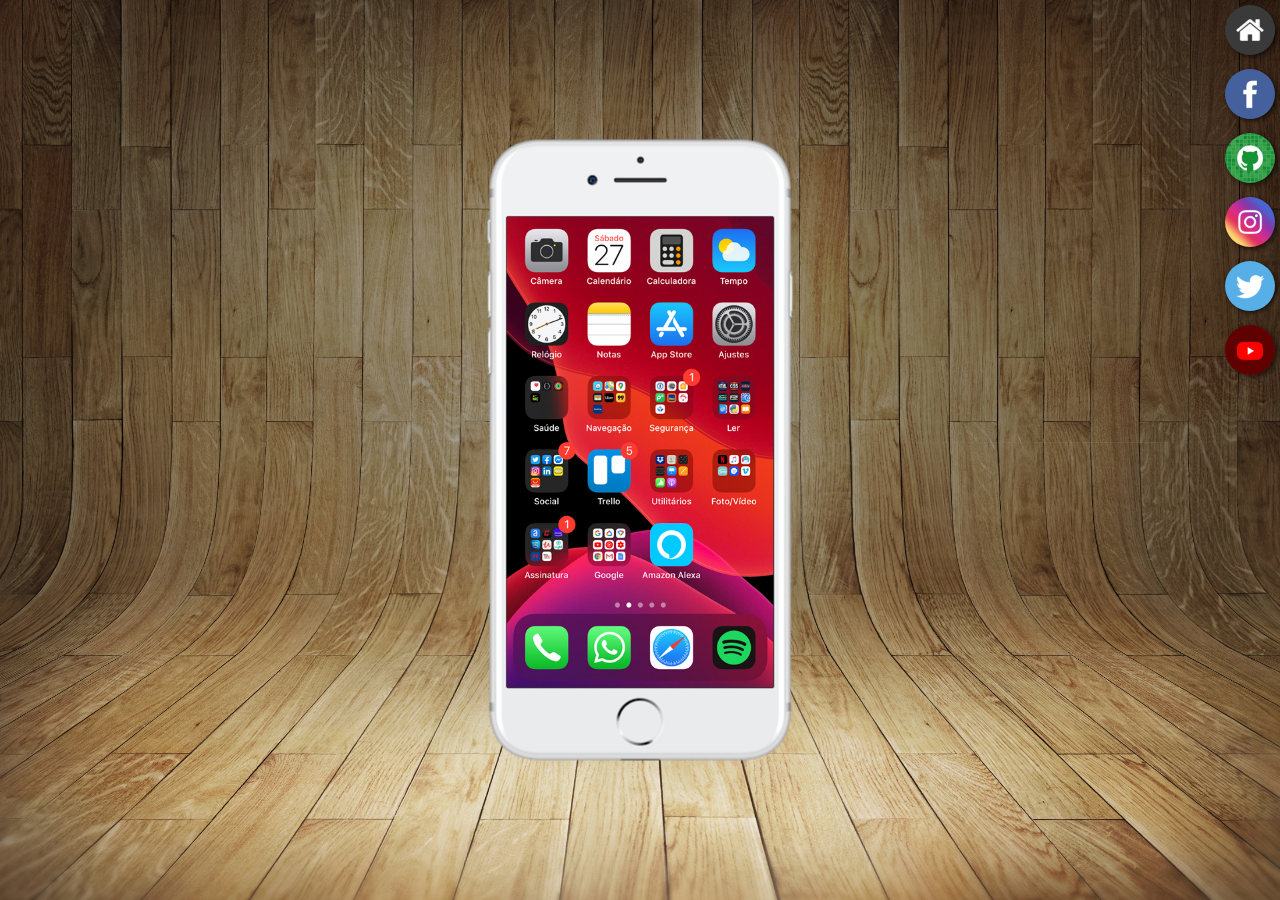
<file: index.html>
<!DOCTYPE html>
<html lang="pt-br">
<head>
    <meta charset="UTF-8">
    <meta name="viewport" content="width=device-width, initial-scale=1.0">
    <link rel="shortcut icon" href="favicon.ico" type="image/x-icon">
    <link rel="stylesheet" href="estilos/style.css">
    <title>Projetos Redes Socias</title>
</head>
<body>
    <main>
        <section id="telefone">
            <iframe src="home.html" name="tela" id="tela" frameborder="0">
                seu navegador não é compatível com isso.
            </iframe>
        </section>

        <section id="redes-sociais">
            <a href="home.html" target="tela"><img src="imagens/logo-home.jpg" alt="Home"></a><br>
            <a href="facebook.html" target="tela"><img src="imagens/logo-facebook.jpg" alt="Facebook"></a><br>
            <a href="github.html" target="tela"><img src="imagens/logo-github.jpg" alt="Github"></a><br>
            <a href="instagram.html" target="tela"><img src="imagens/logo-instagram.jpg" alt="Instagram"></a><br>
            <a href="twitter.html" target="tela"><img src="imagens/logo-twitter.jpg" alt="Twitter"></a><br>
            <a href="youtube.html" target="tela"><img src="imagens/logo-youtube.jpg" alt="YouTube"></a><br>
        </section>
    </main>
</body>
</html>
</file>
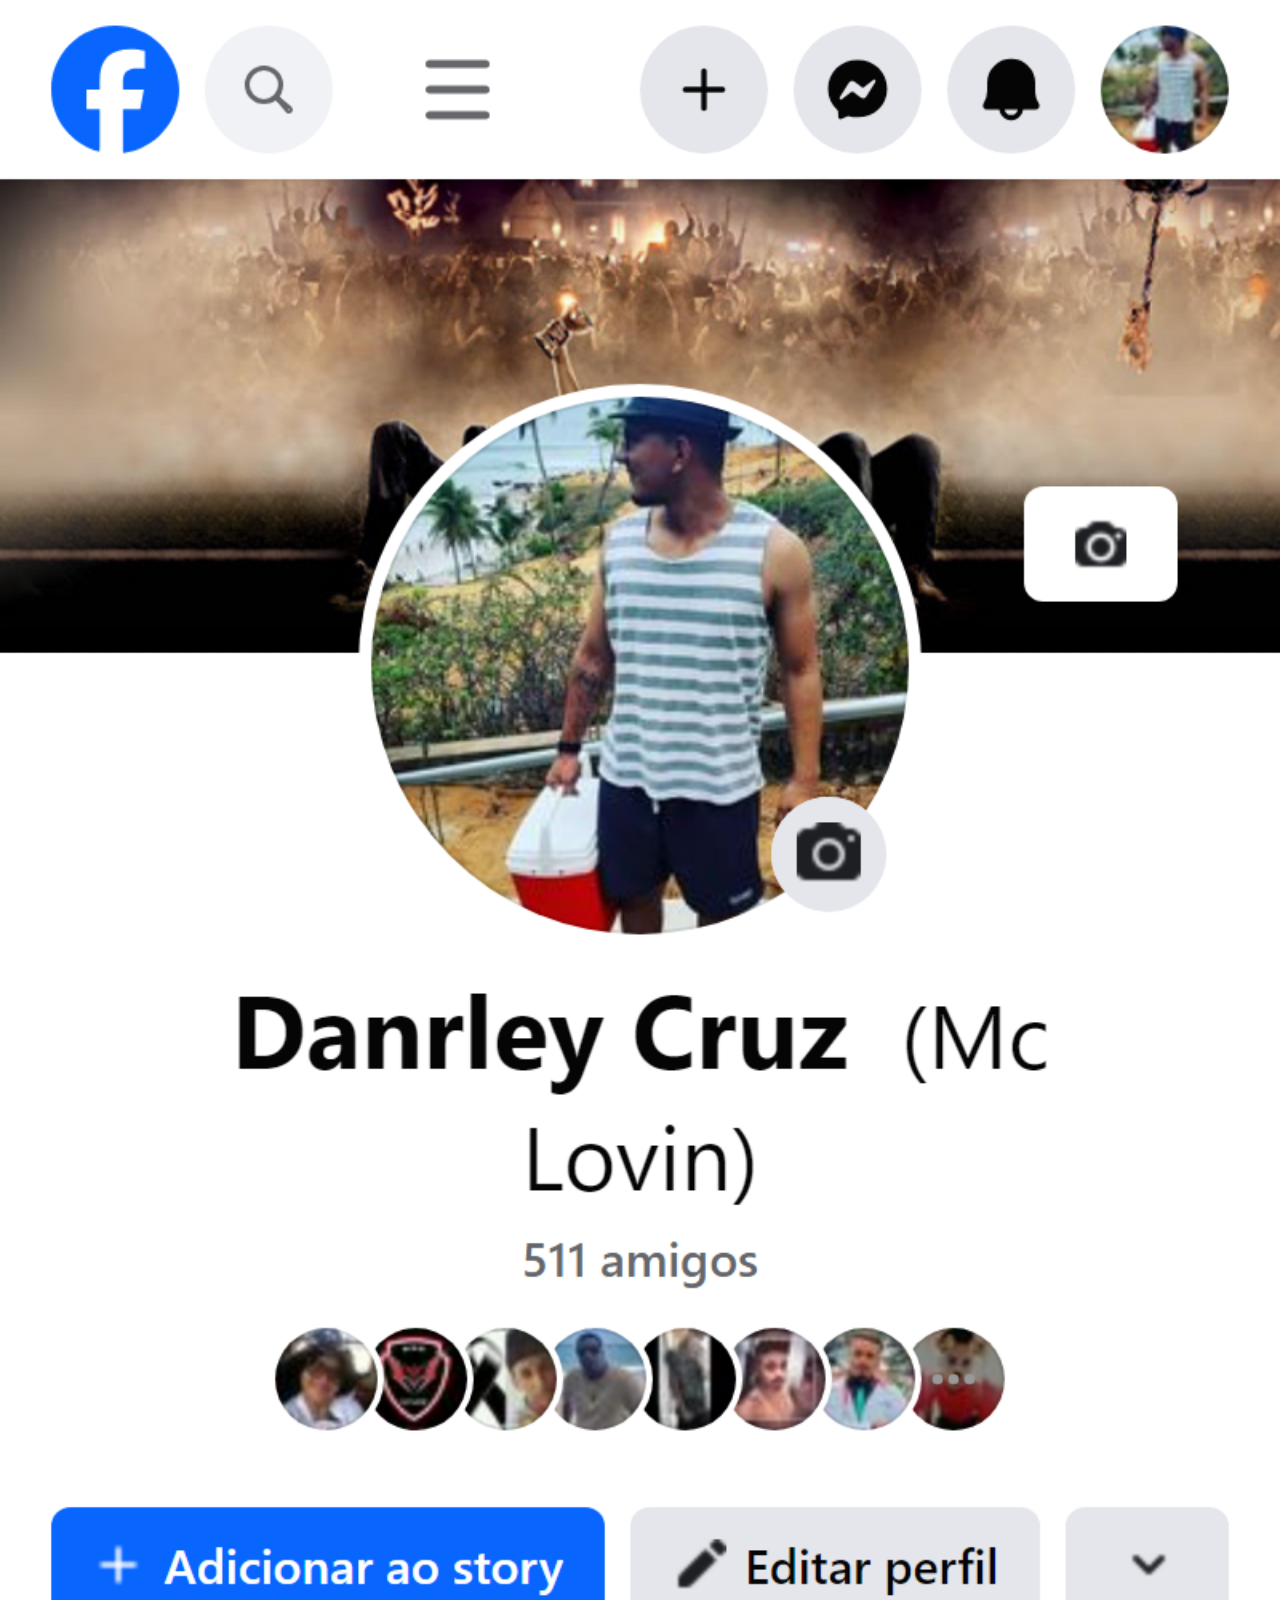
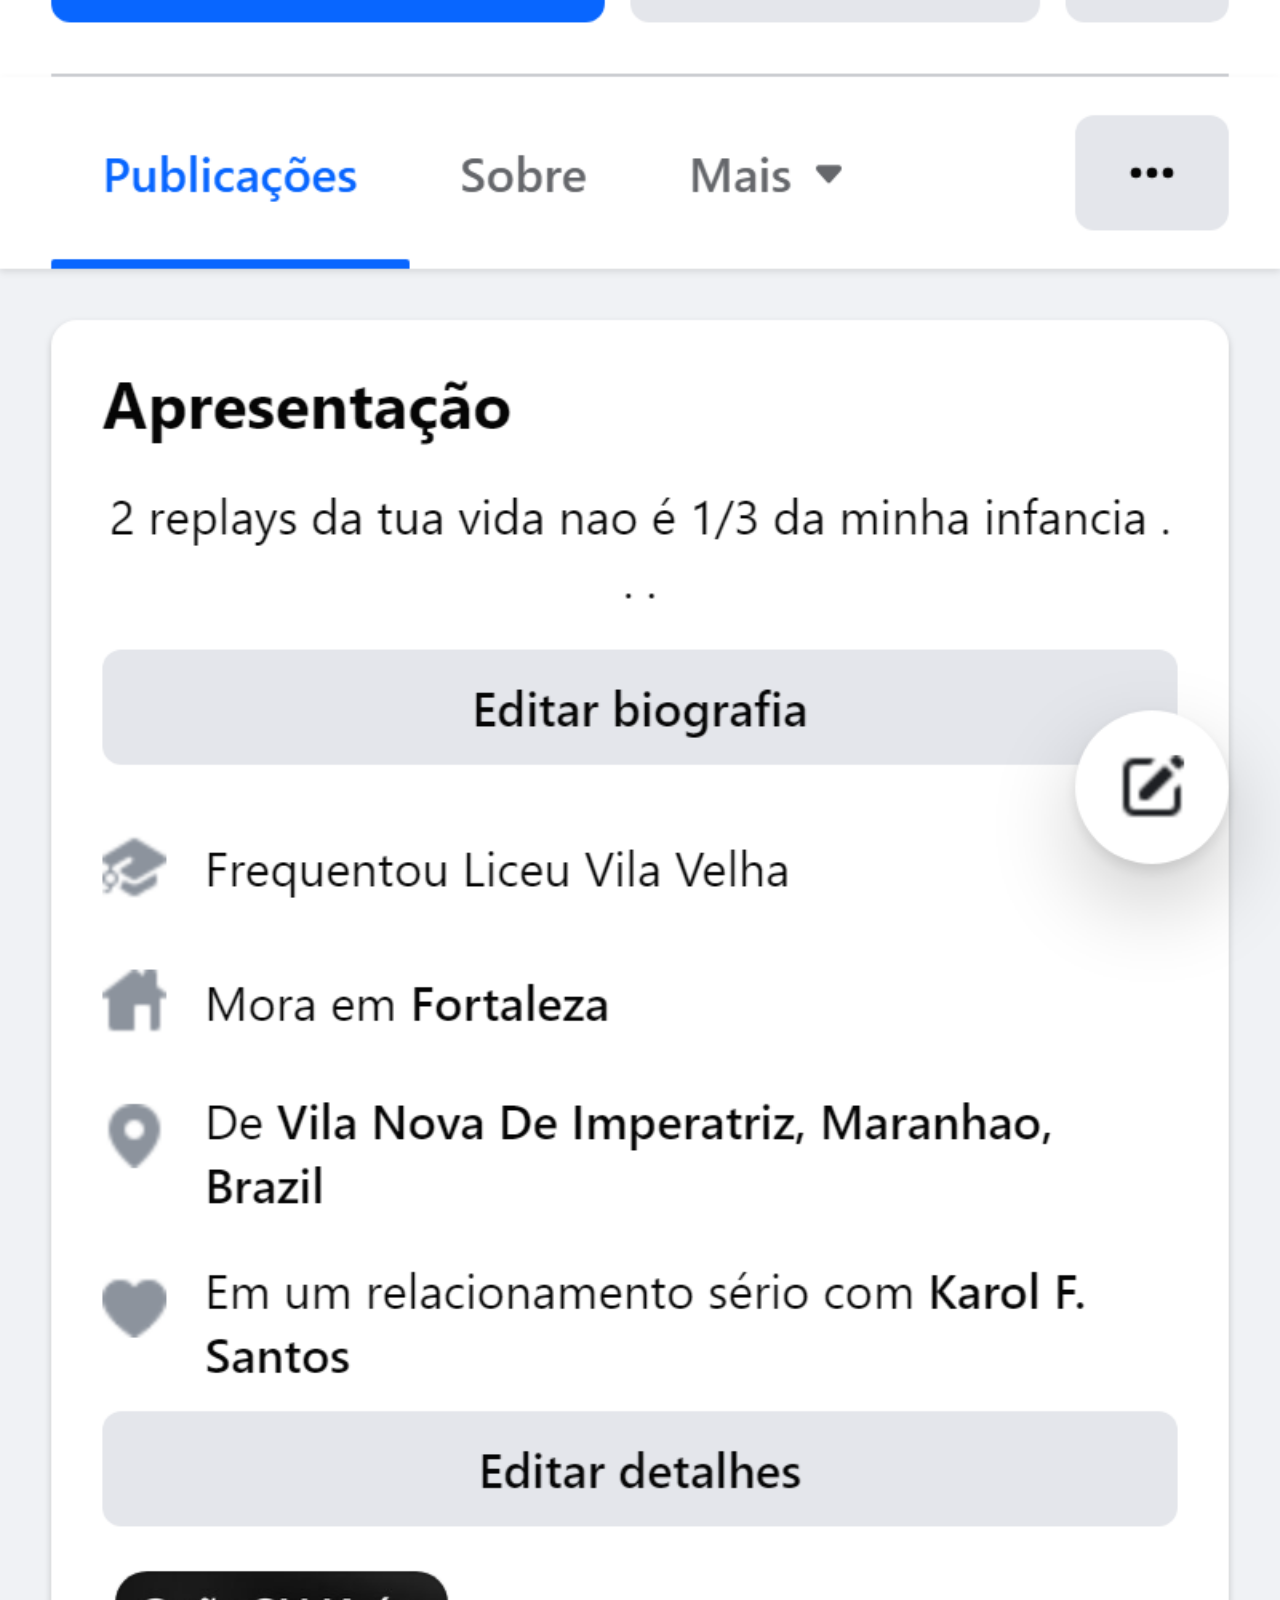
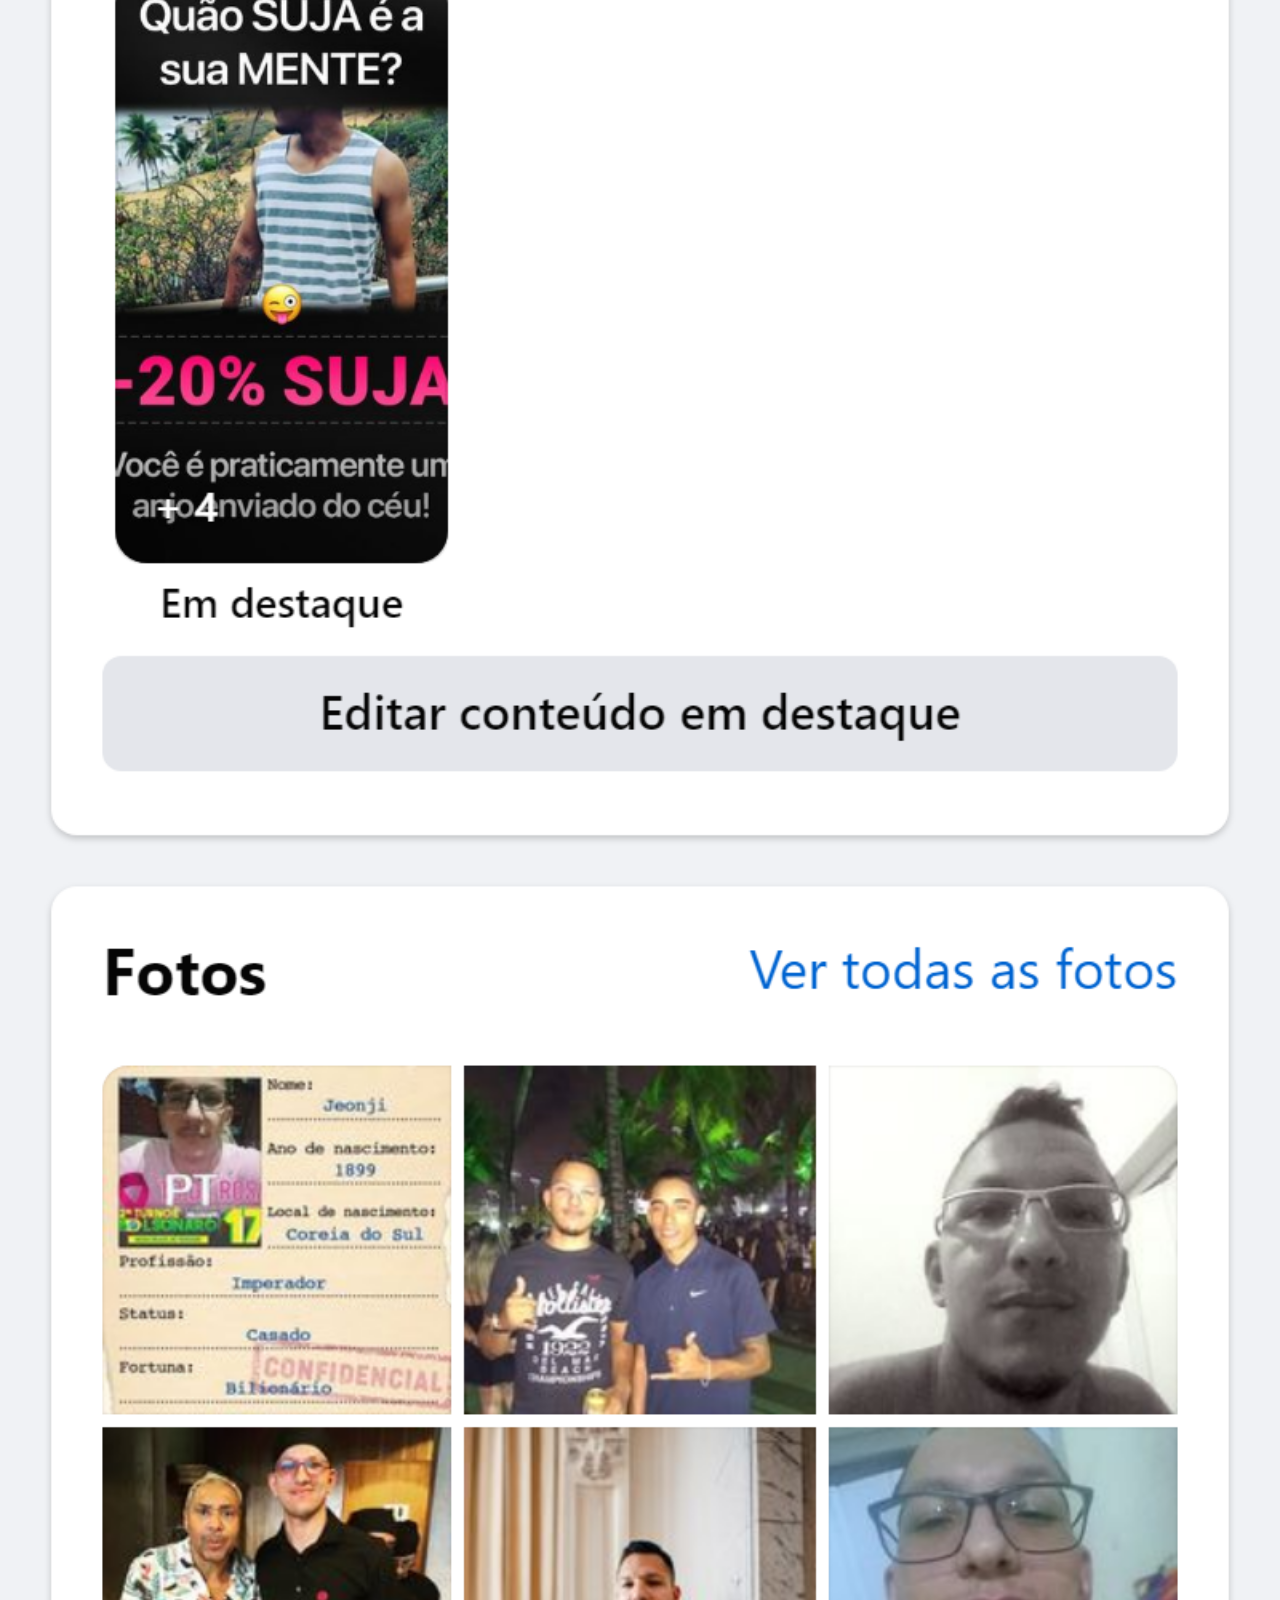
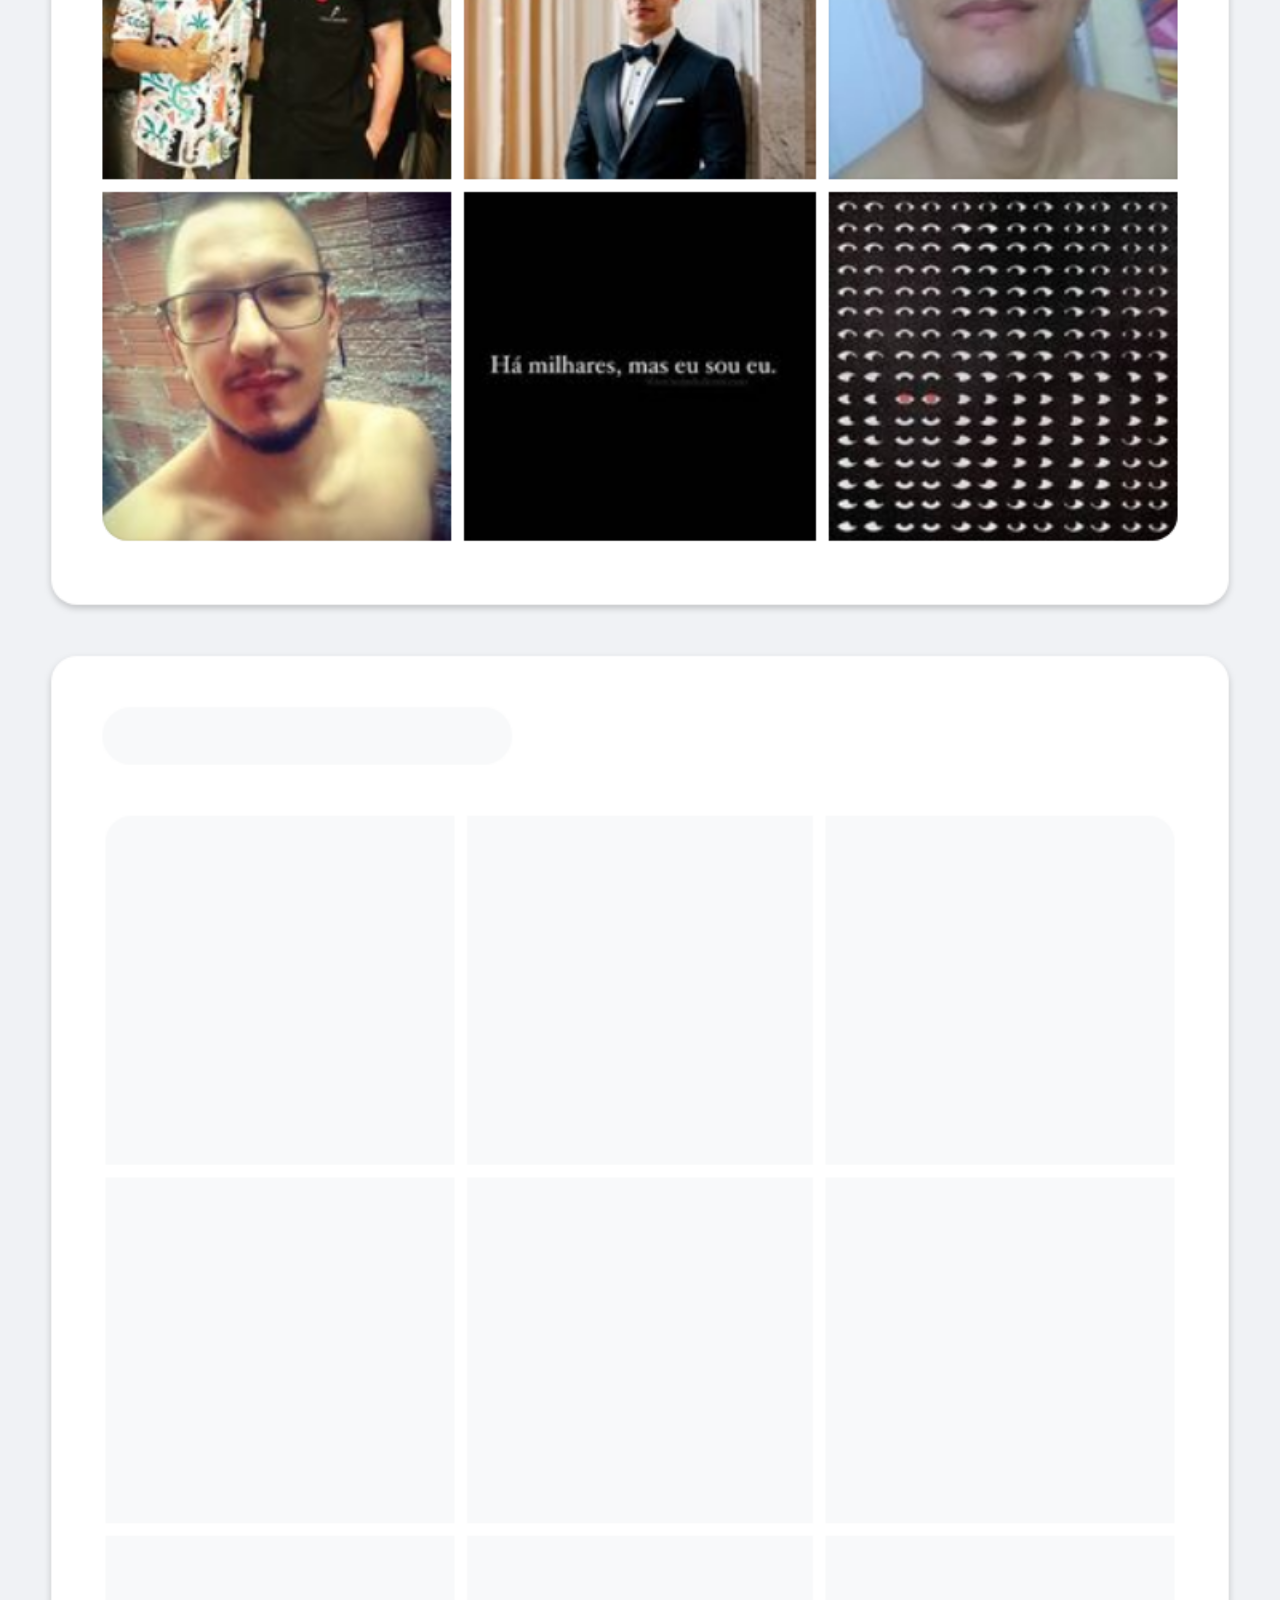
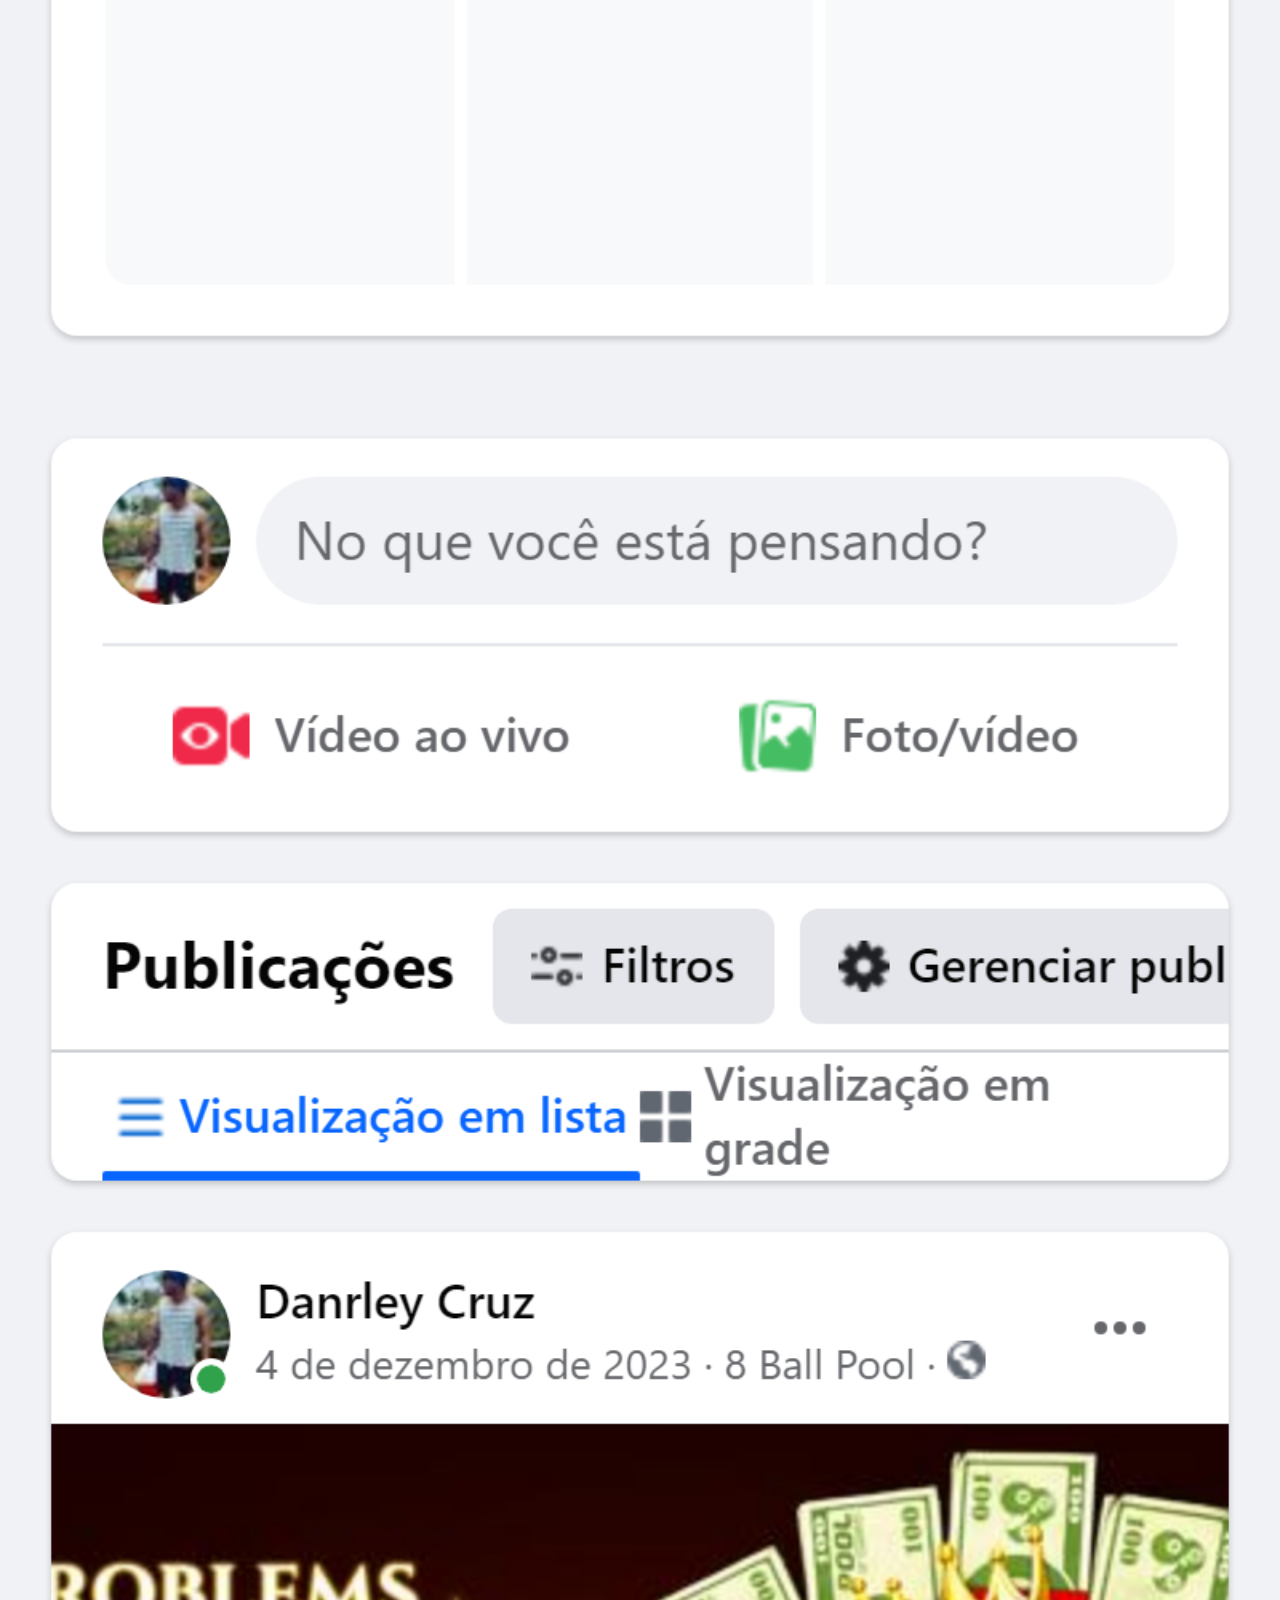
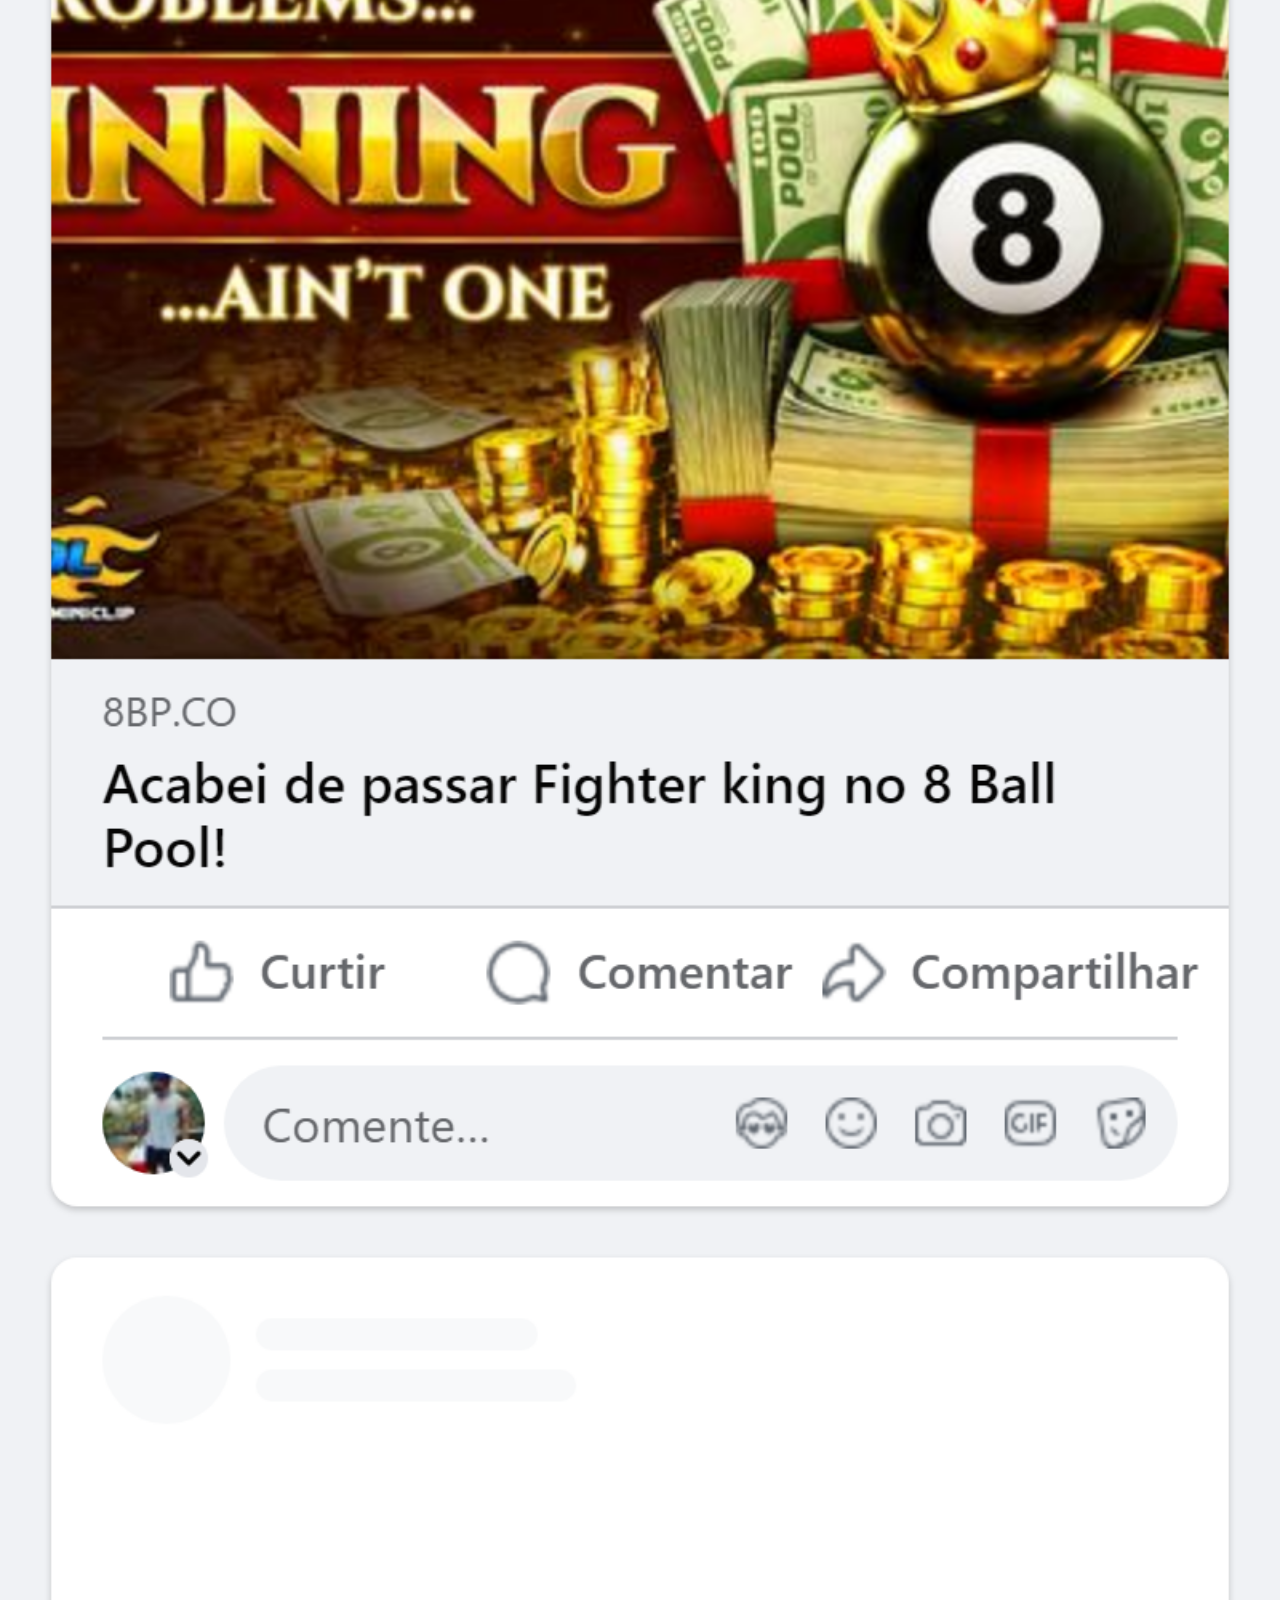
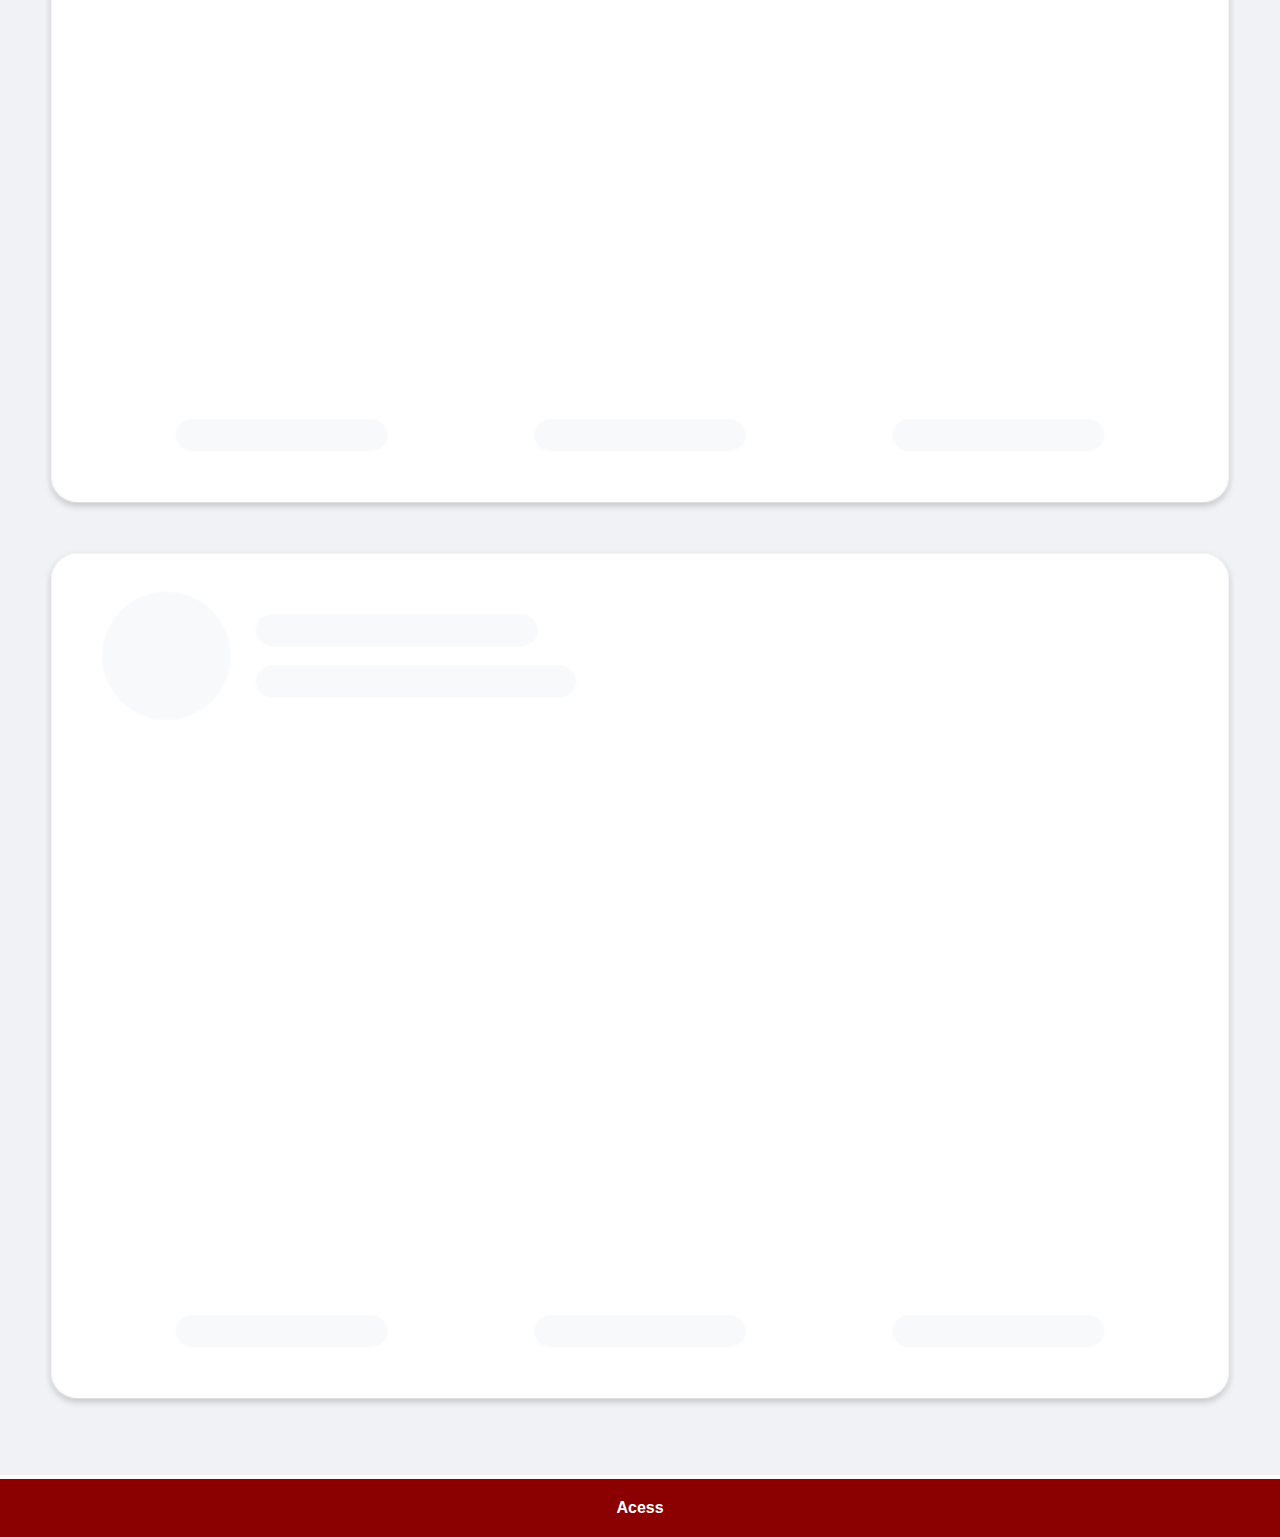
<file: facebook.html>
<!DOCTYPE html>
<html lang="pt-br">
<head>
    <meta charset="UTF-8">
    <meta name="viewport" content="width=device-width, initial-scale=1.0">
    <title>Facebook</title>
    <link rel="stylesheet" href="estilos/social.css">
</head>
<body>
    <img src="imagens/tela-facebook.png" alt="Facebook">
    <a href="https://www.facebook.com/danrleywin/" target="_blank">Acess</a>
</body>
</html>
</file>
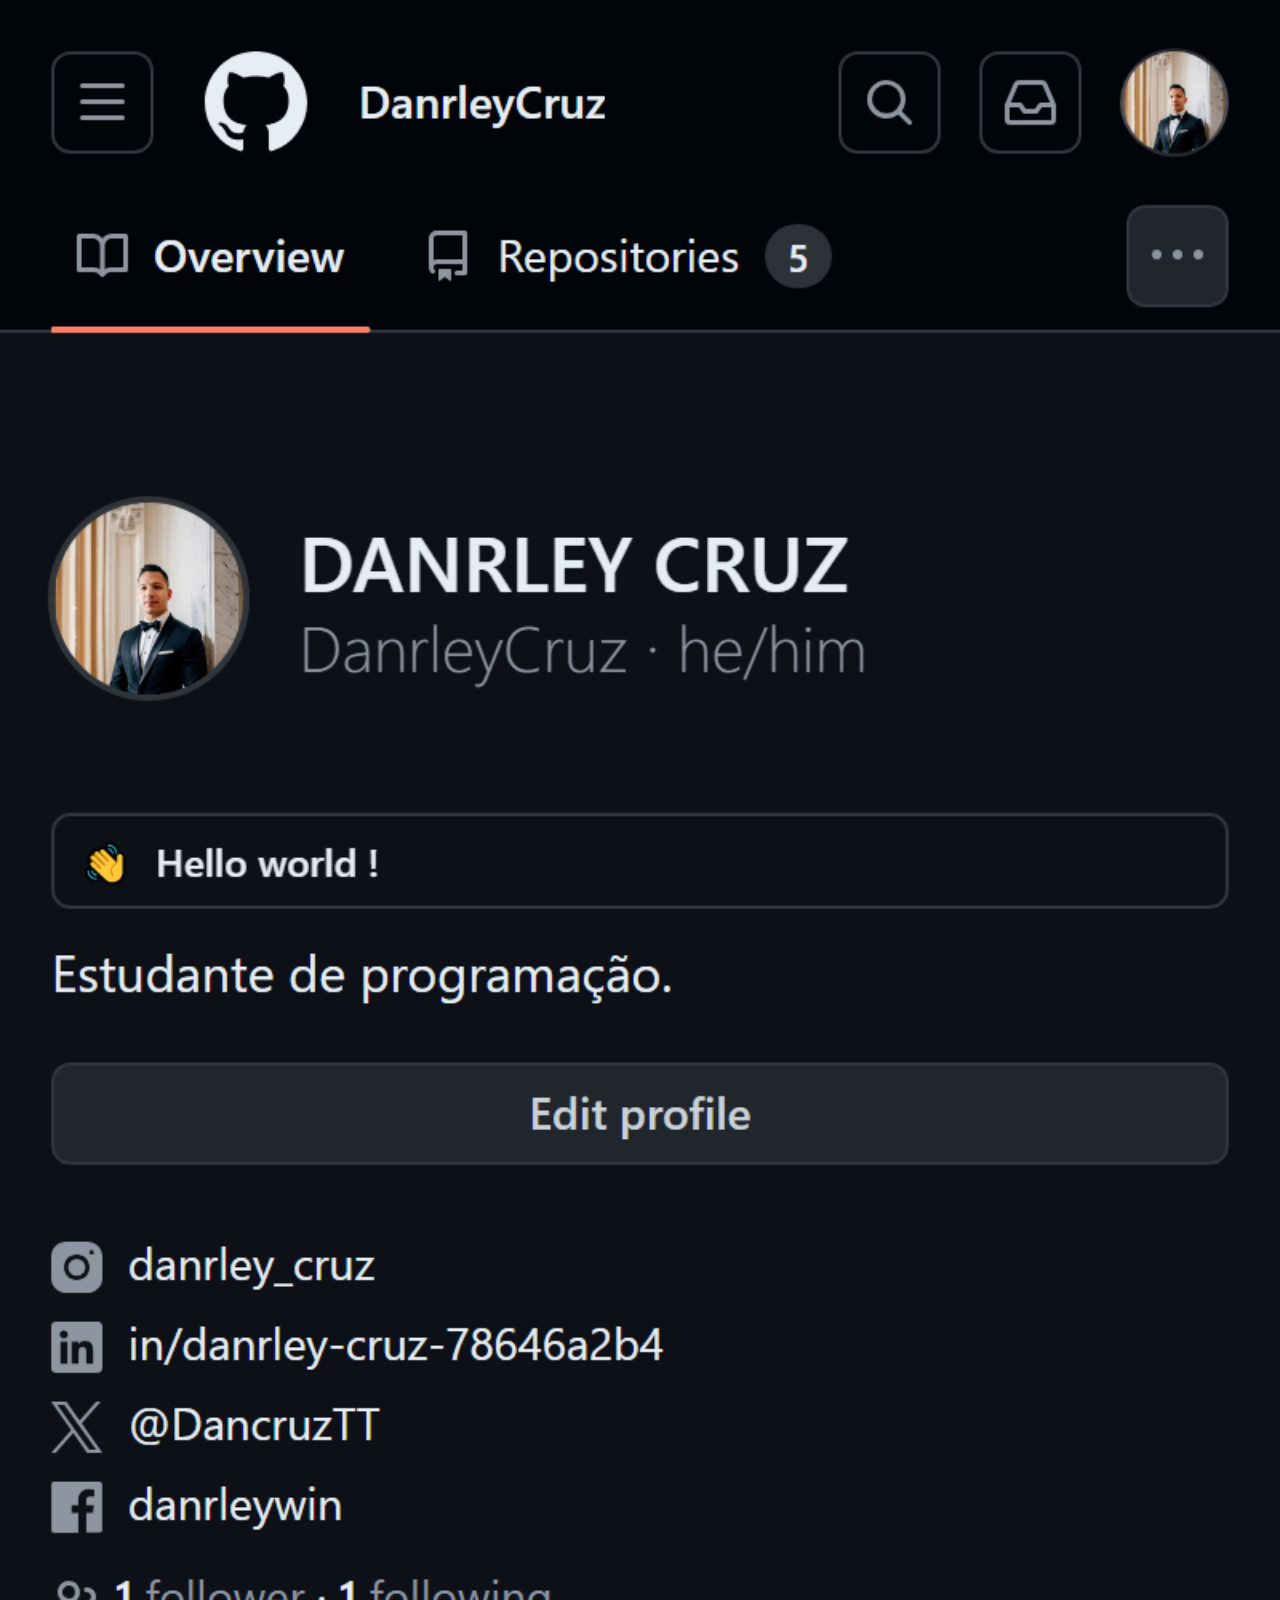
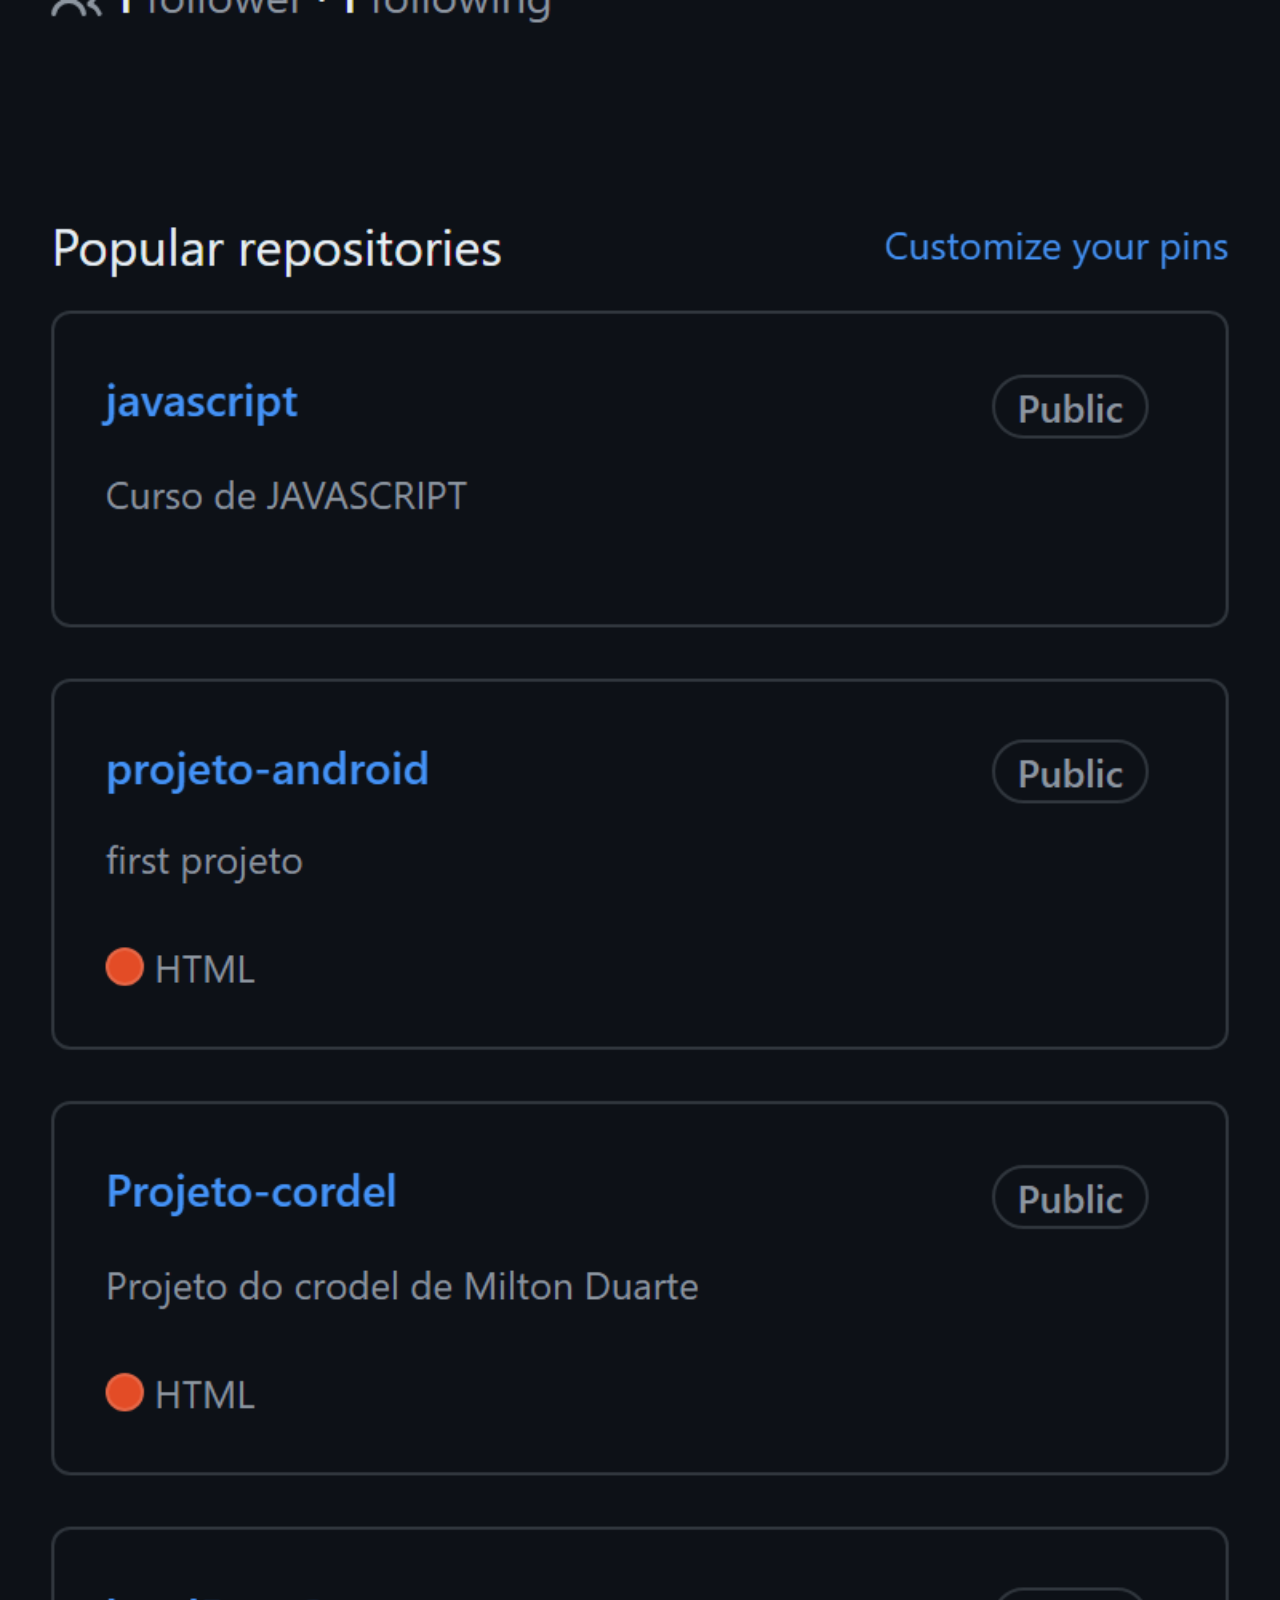
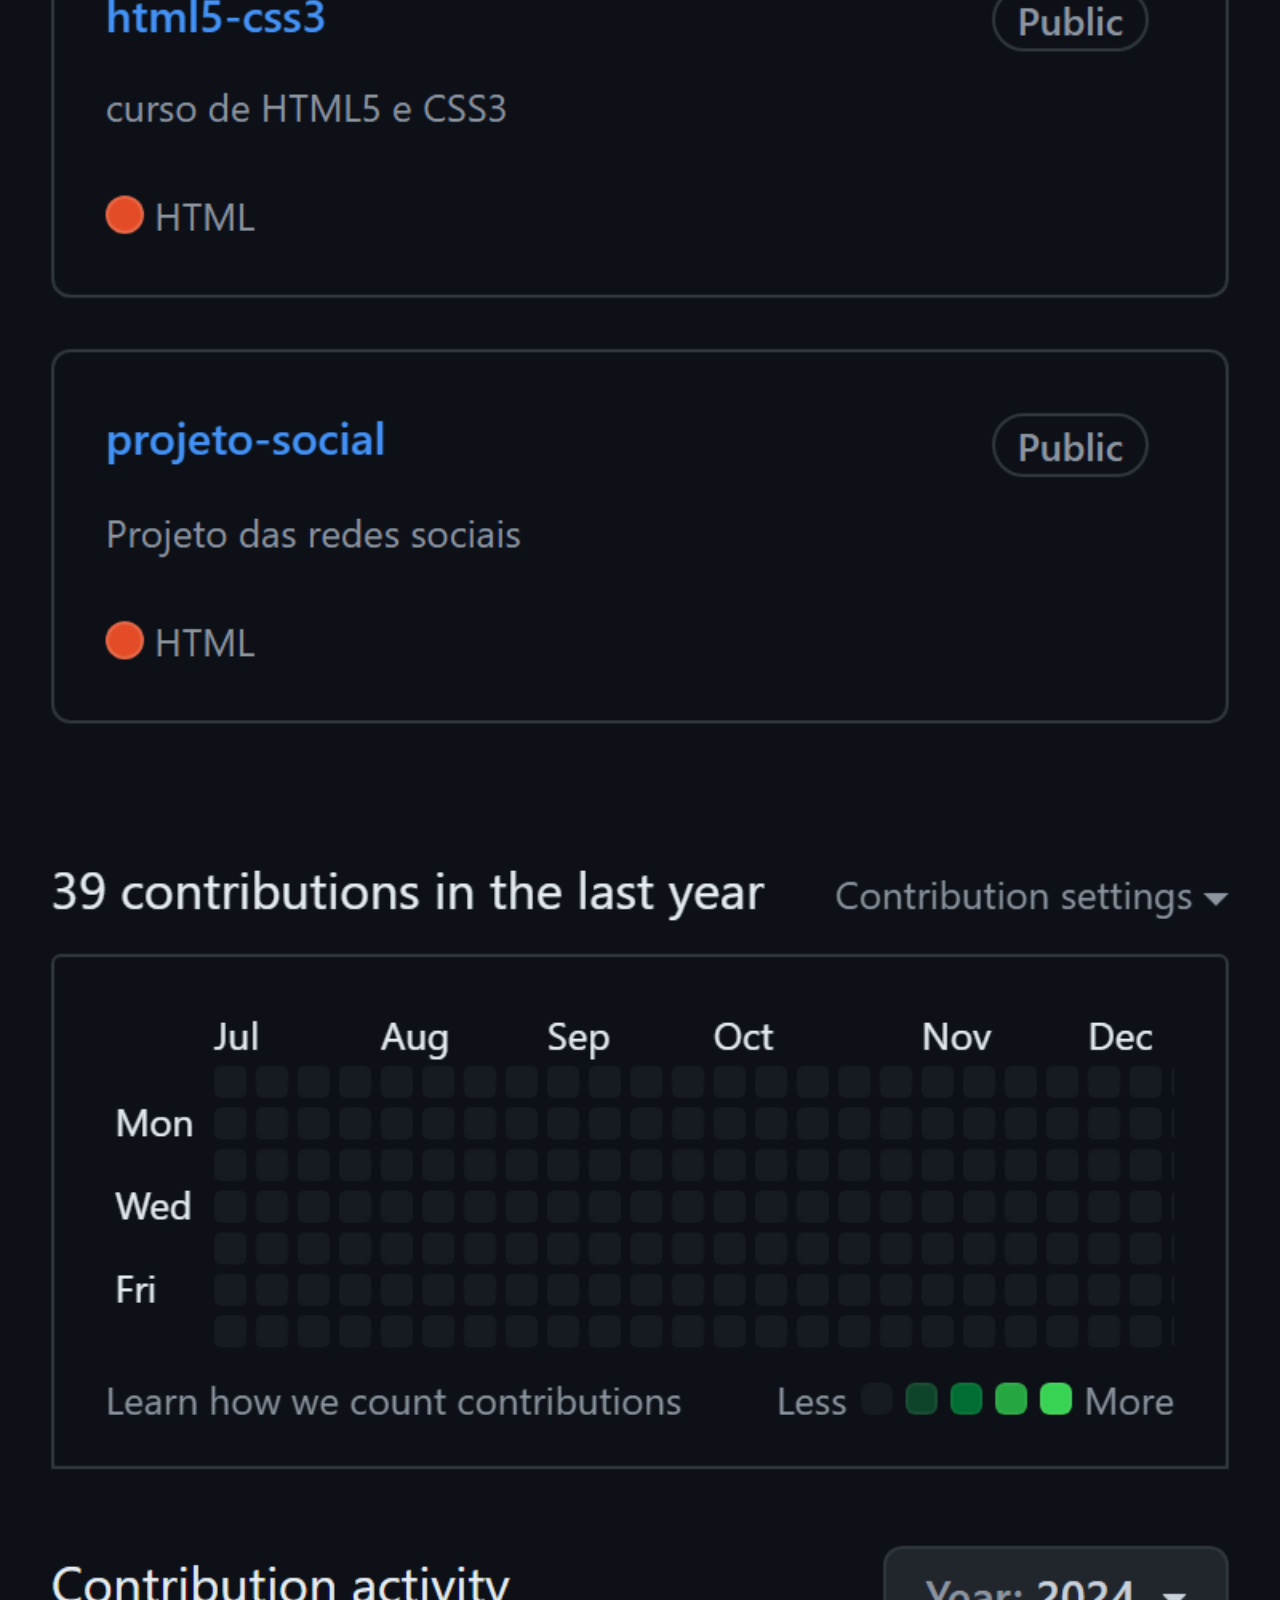
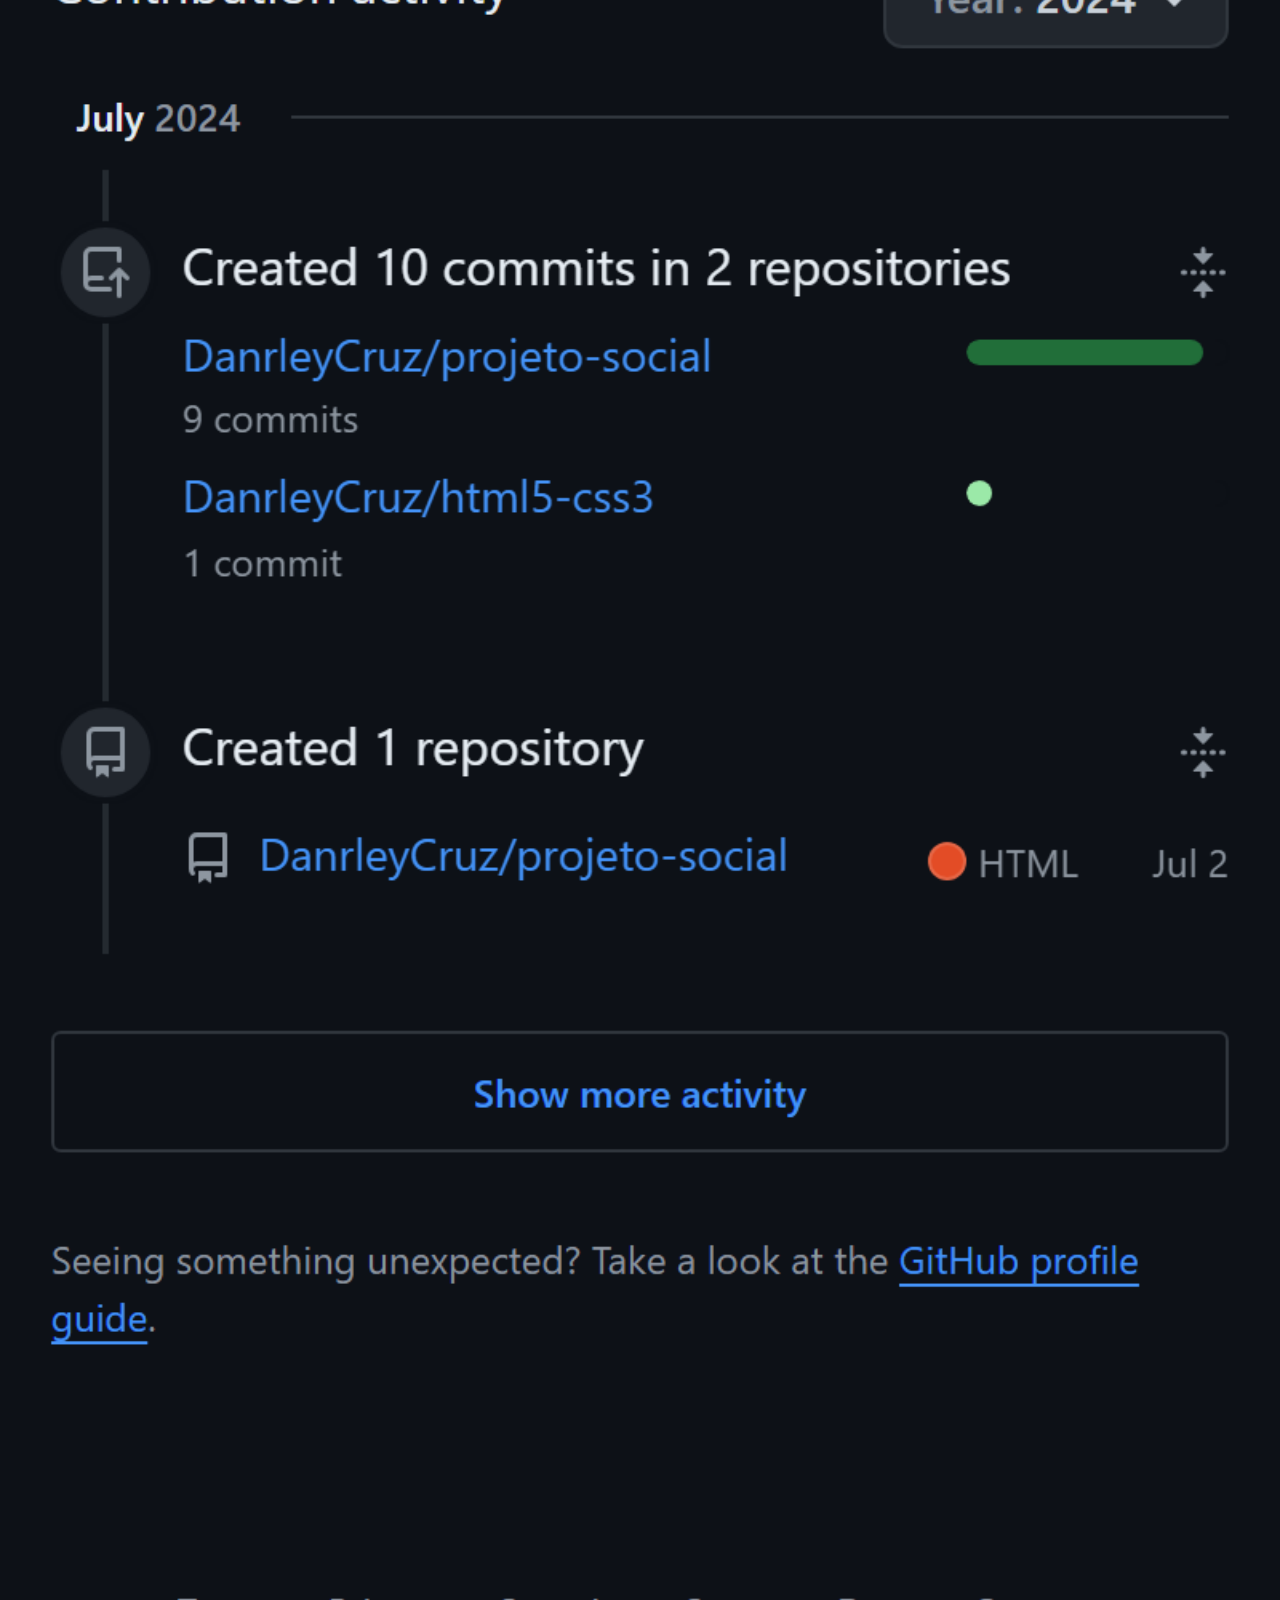
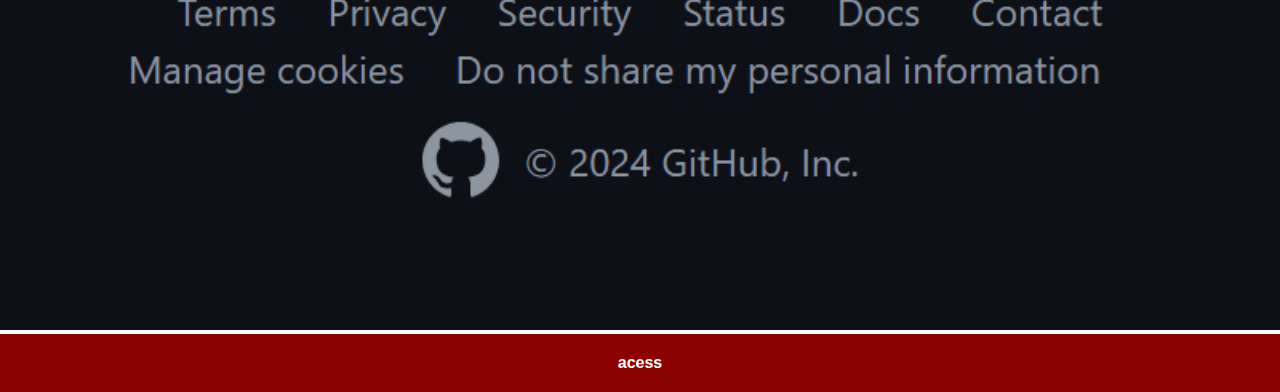
<file: github.html>
<!DOCTYPE html>
<html lang="pt-br">
<head>
    <meta charset="UTF-8">
    <meta name="viewport" content="width=device-width, initial-scale=1.0">
    <title>Github</title>
    <link rel="stylesheet" href="estilos/social.css">
</head>
<body>
    <img src="imagens/tela-github.png" alt="Github">
    <a href="https://github.com/danrleycruz" target="_blank"> acess</a>
</body>
</html>
</file>
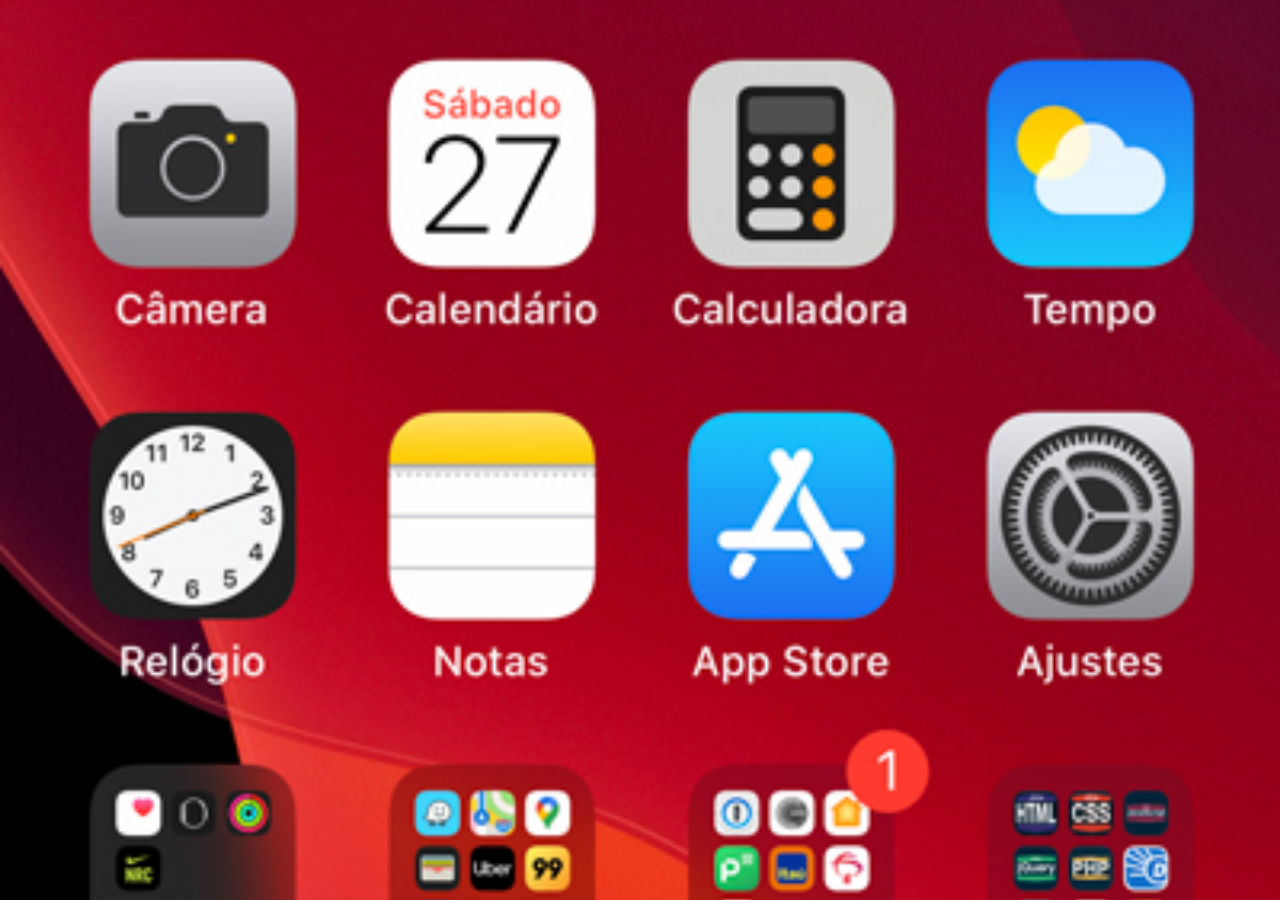
<file: home.html>
<!DOCTYPE html>
<html lang="pt-br">
<head>
    <meta charset="UTF-8">
    <meta name="viewport" content="width=device-width, initial-scale=1.0">
    <title>Home</title>
</head>
<style>
    *{
        margin: 0px;
        padding: 0px;
    }

    body{
        width: 100vw;
        height: 100vh;
        background: black url('imagens/tela-home.jpg') no-repeat top center;
        background-size: cover;
    }
</style>
<body>
    
</body>
</html>
</file>
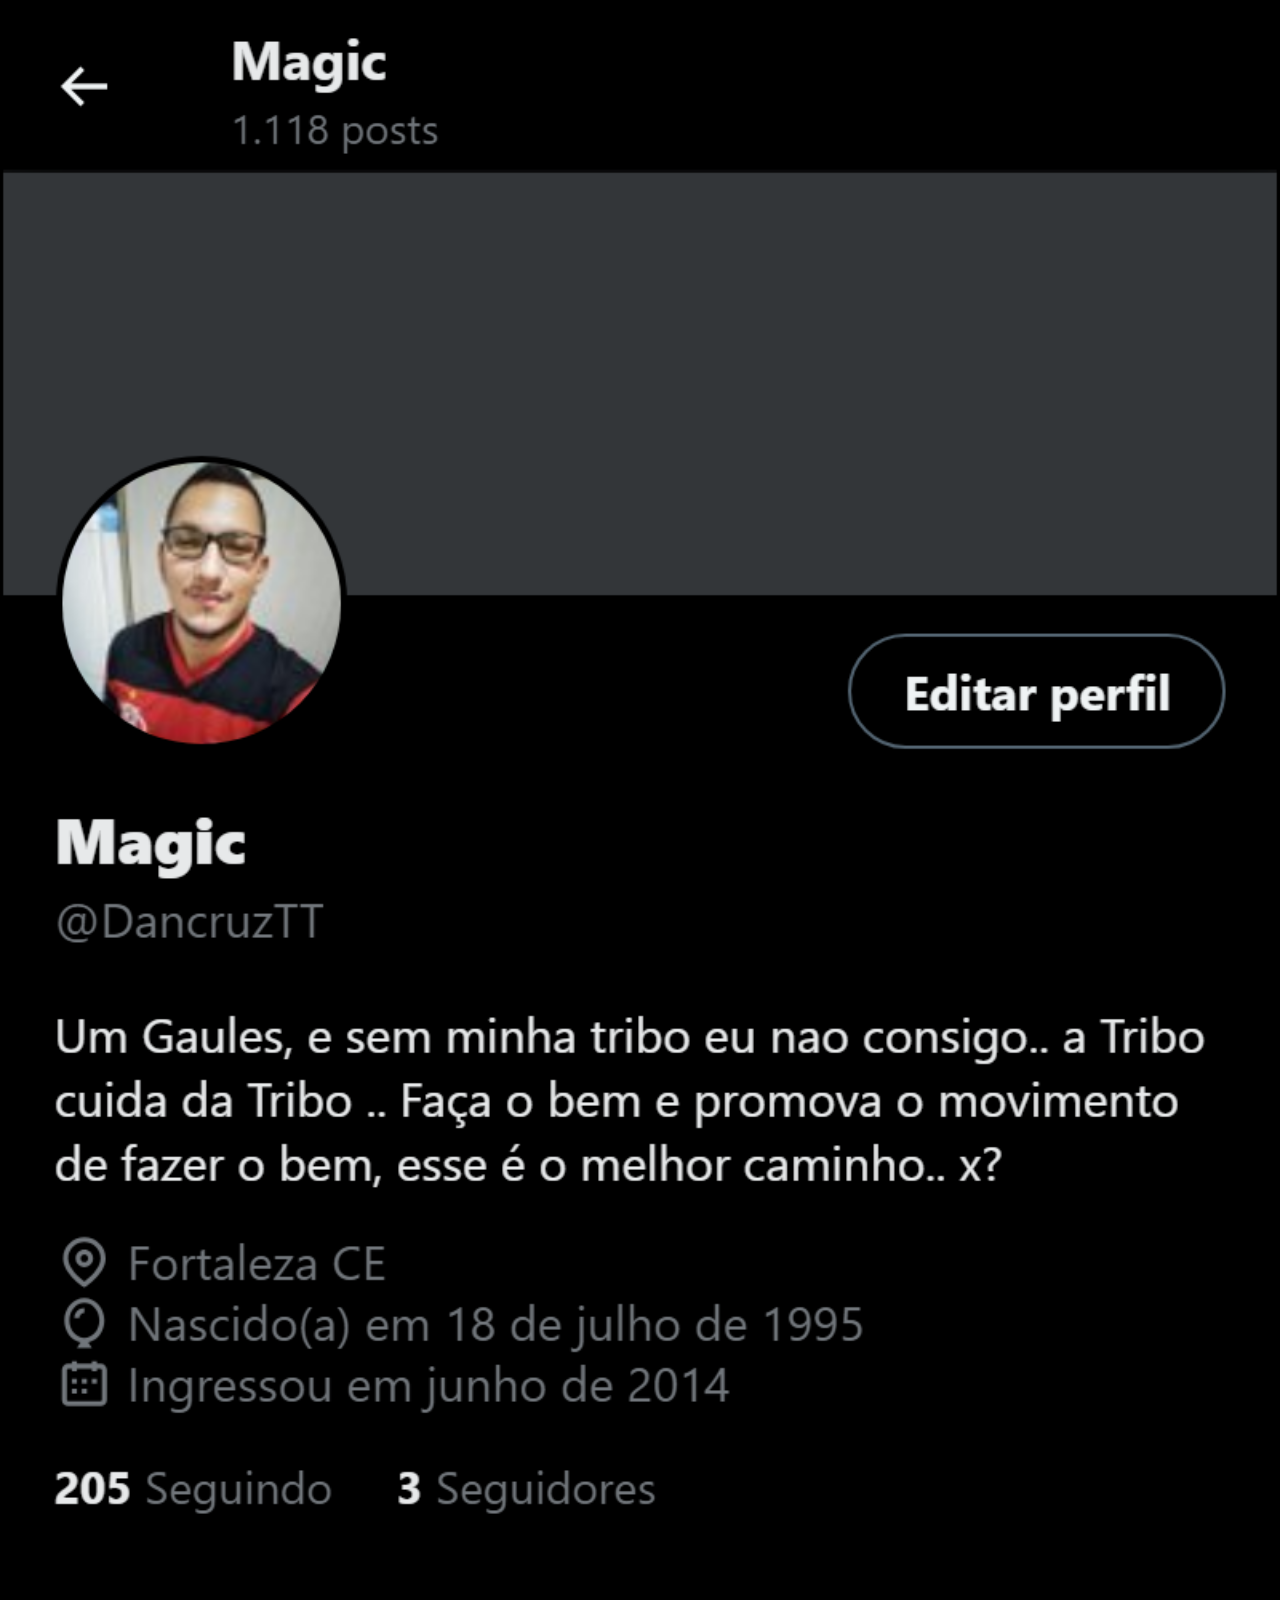
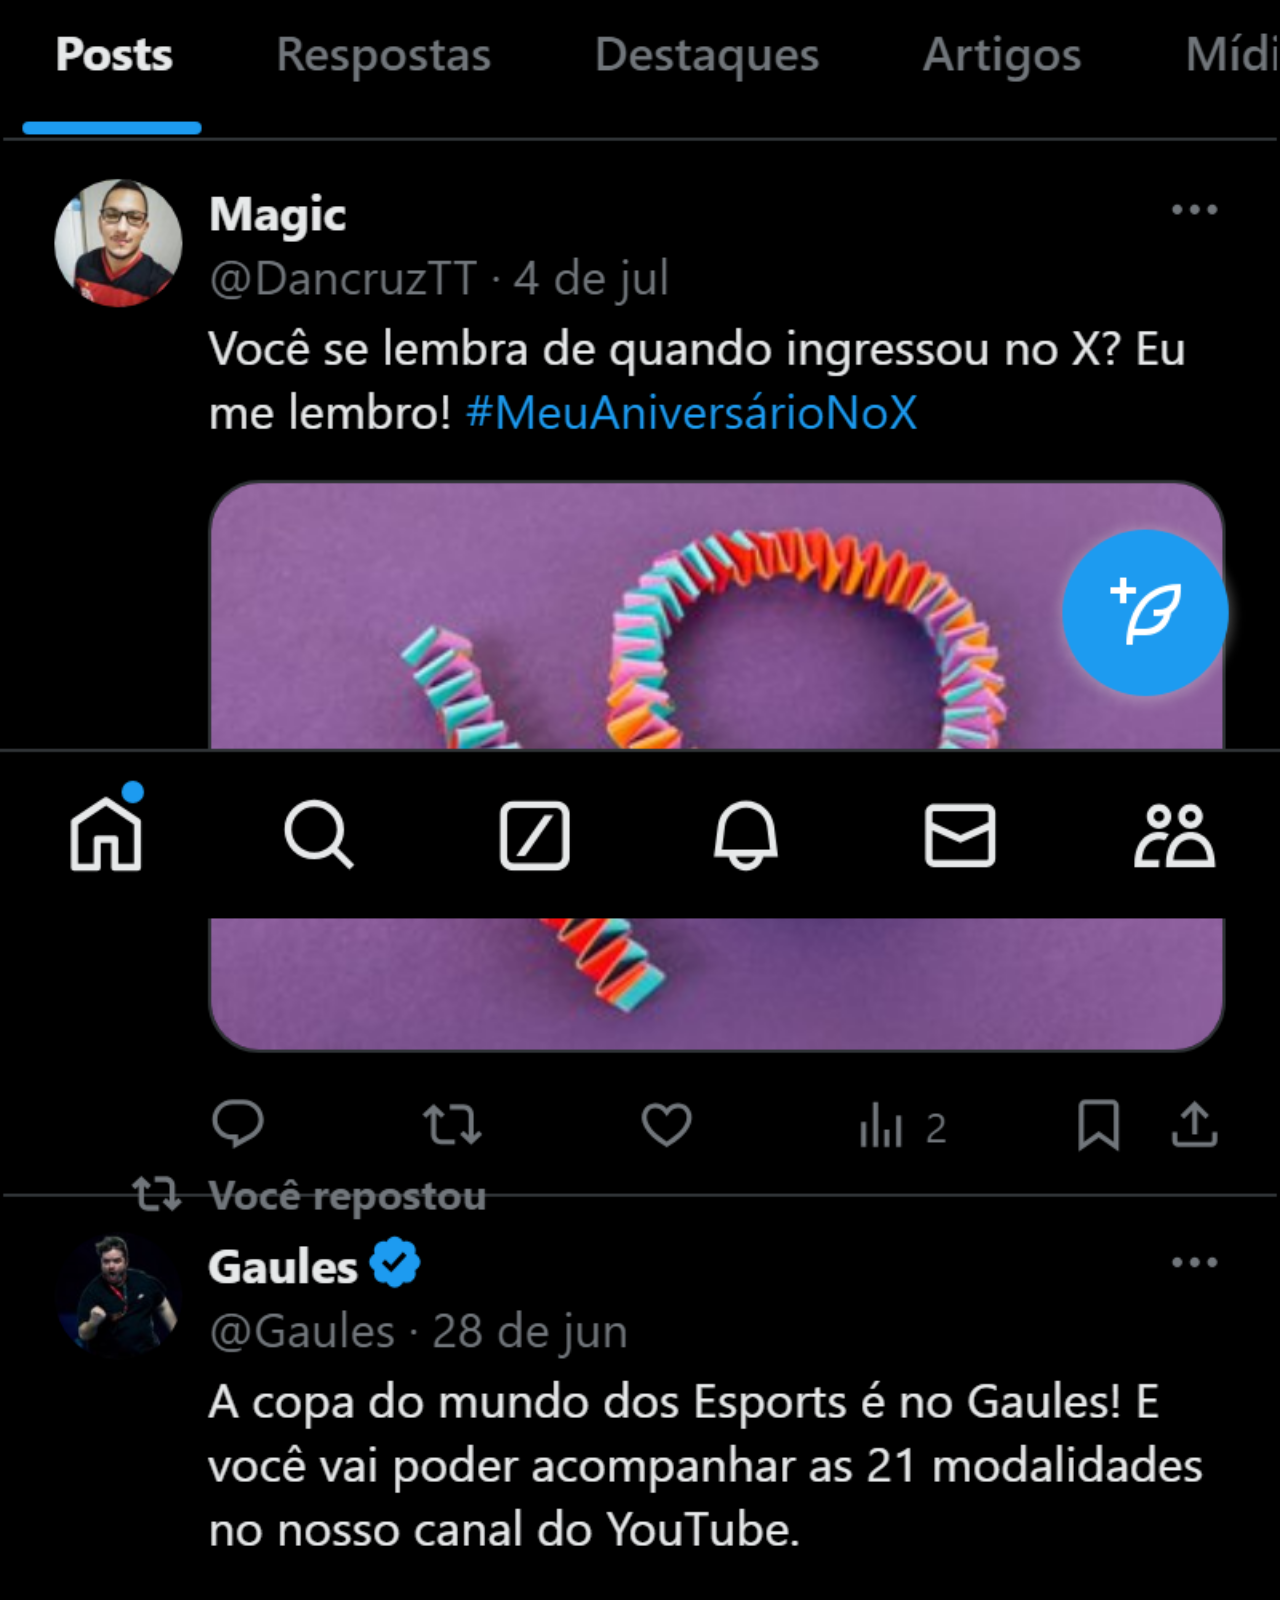
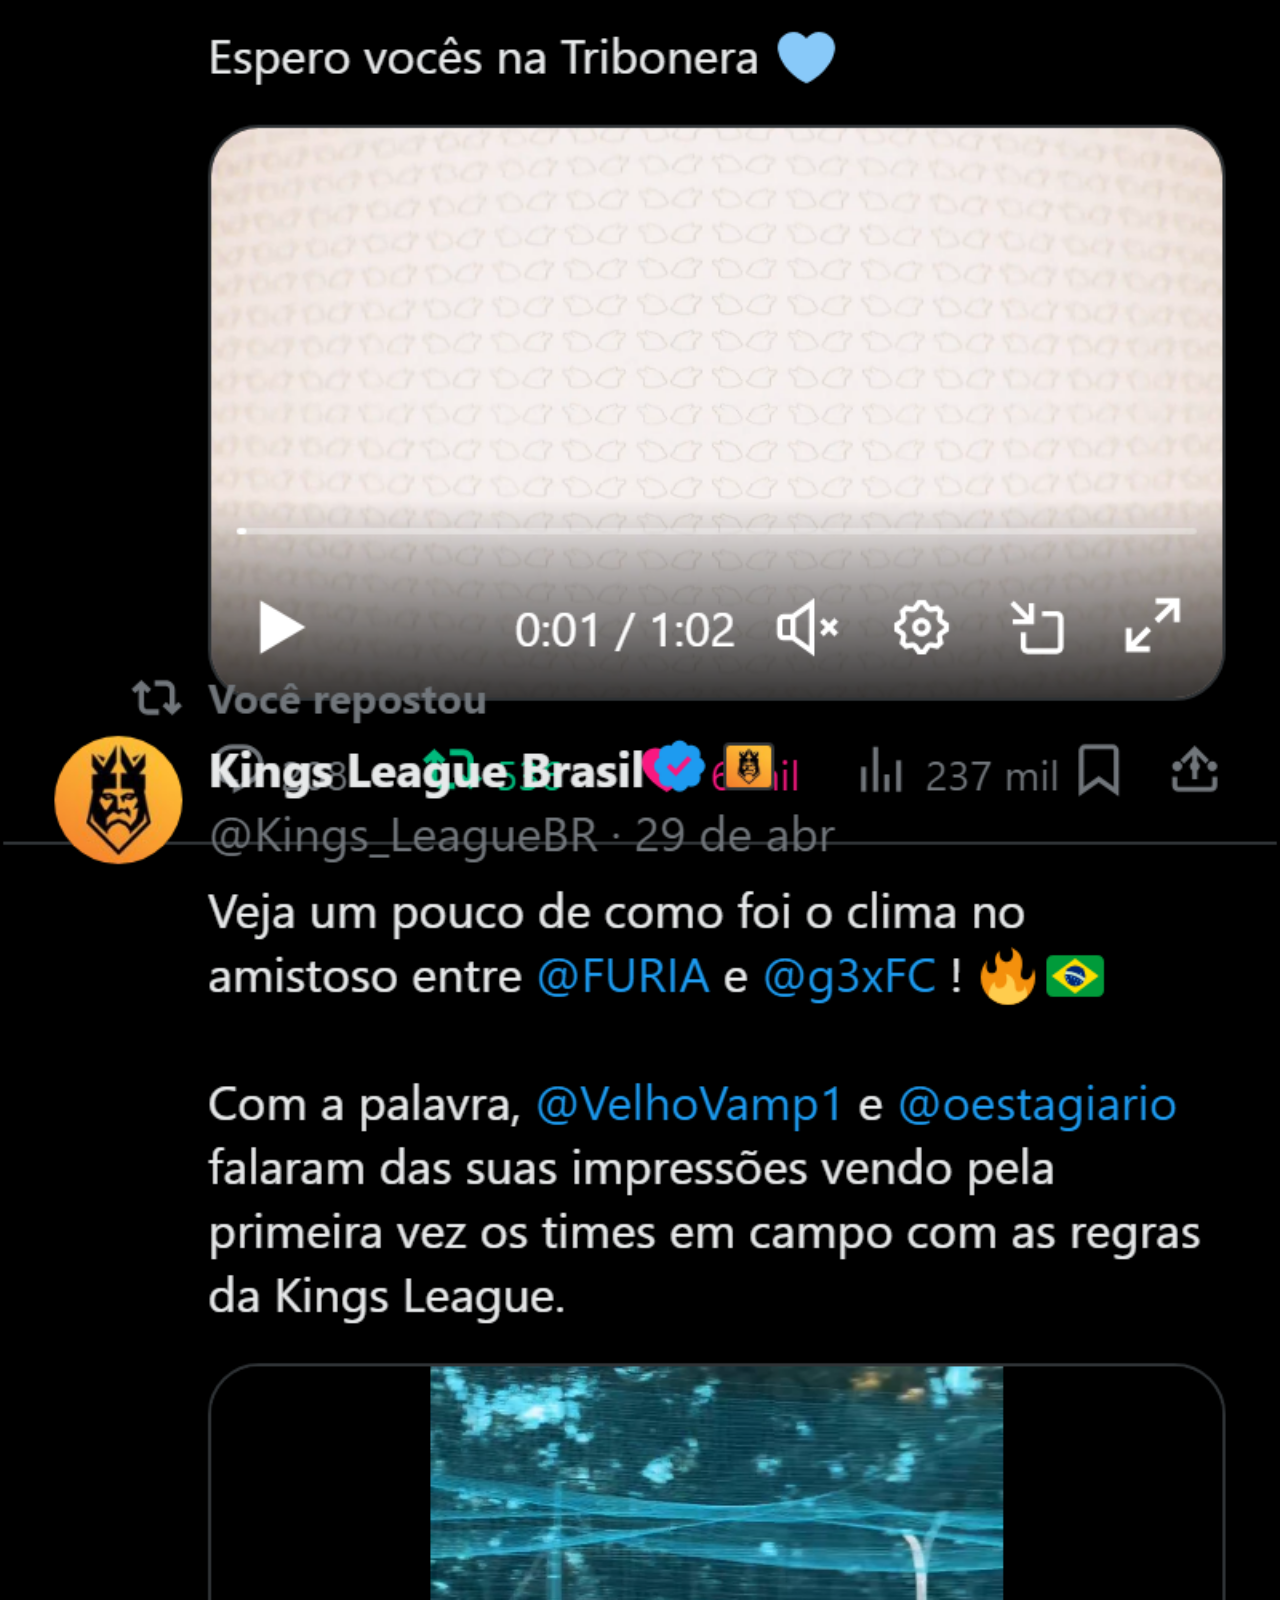
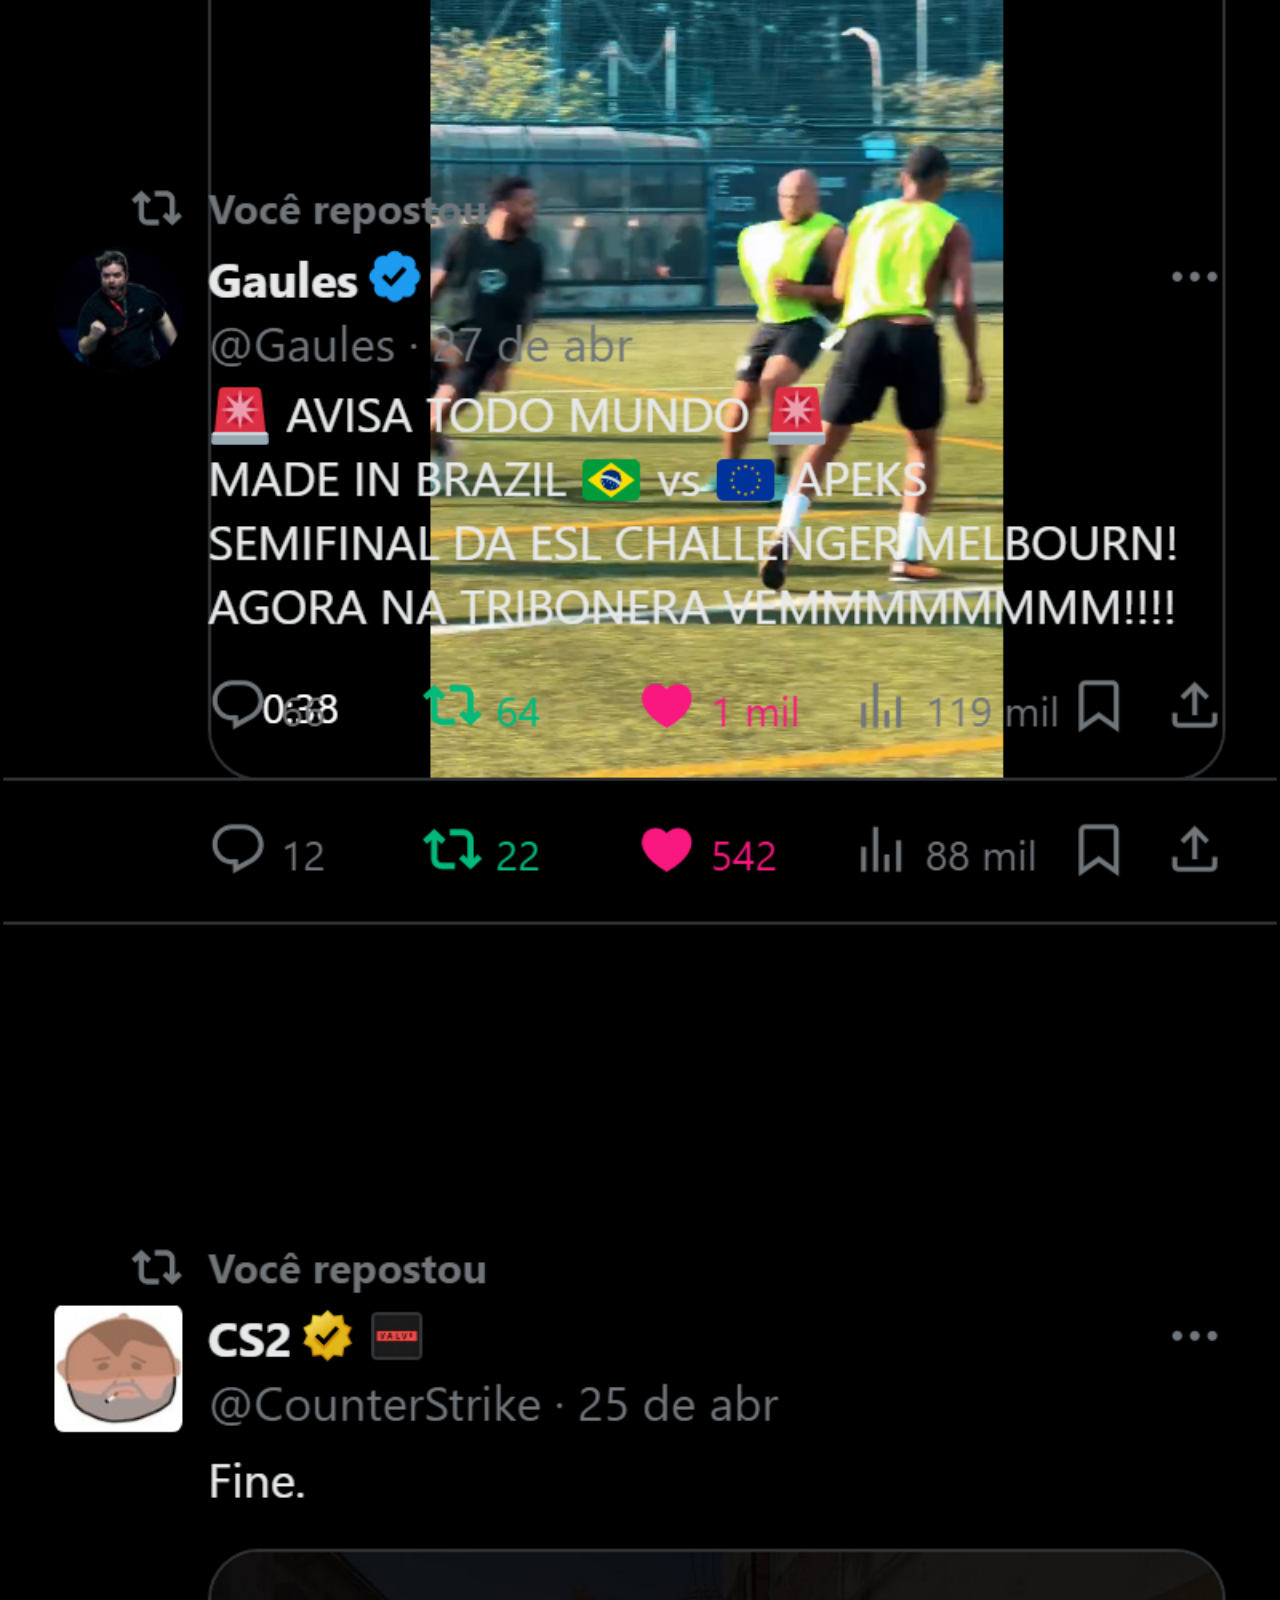
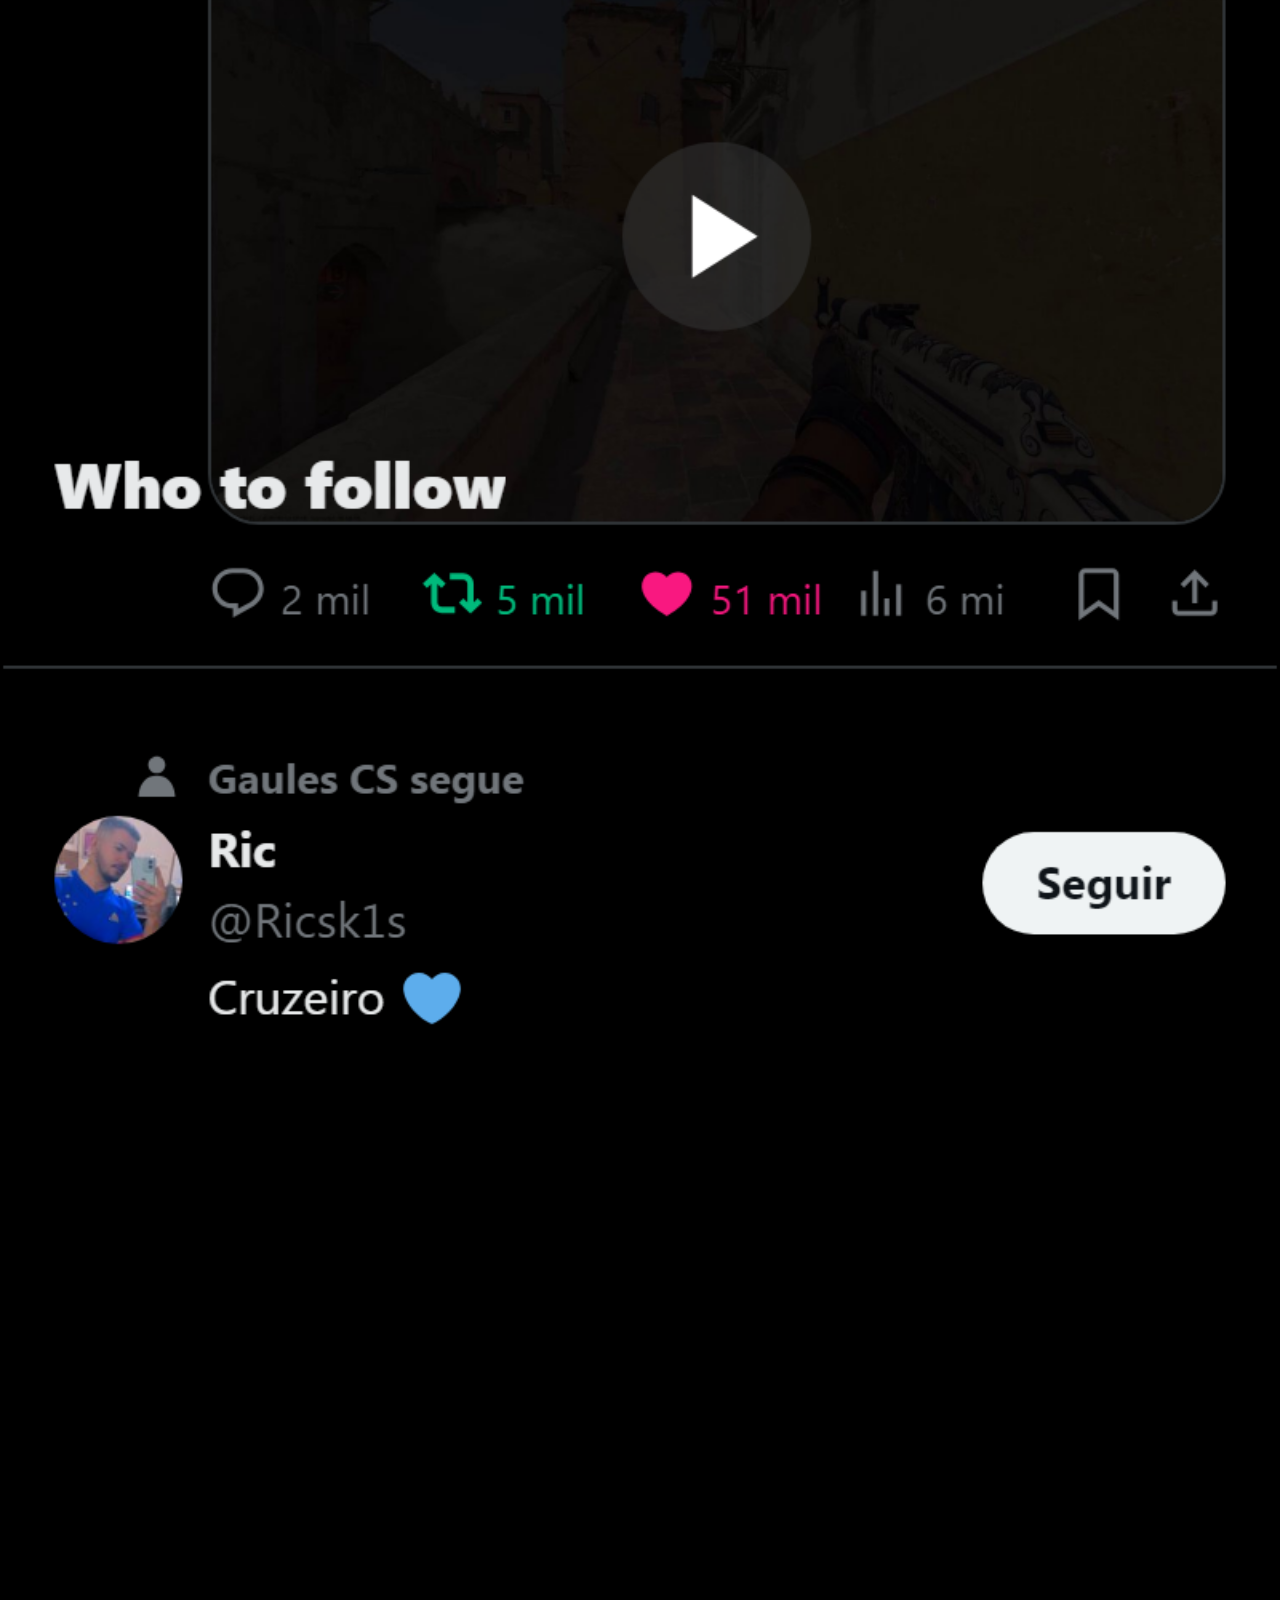
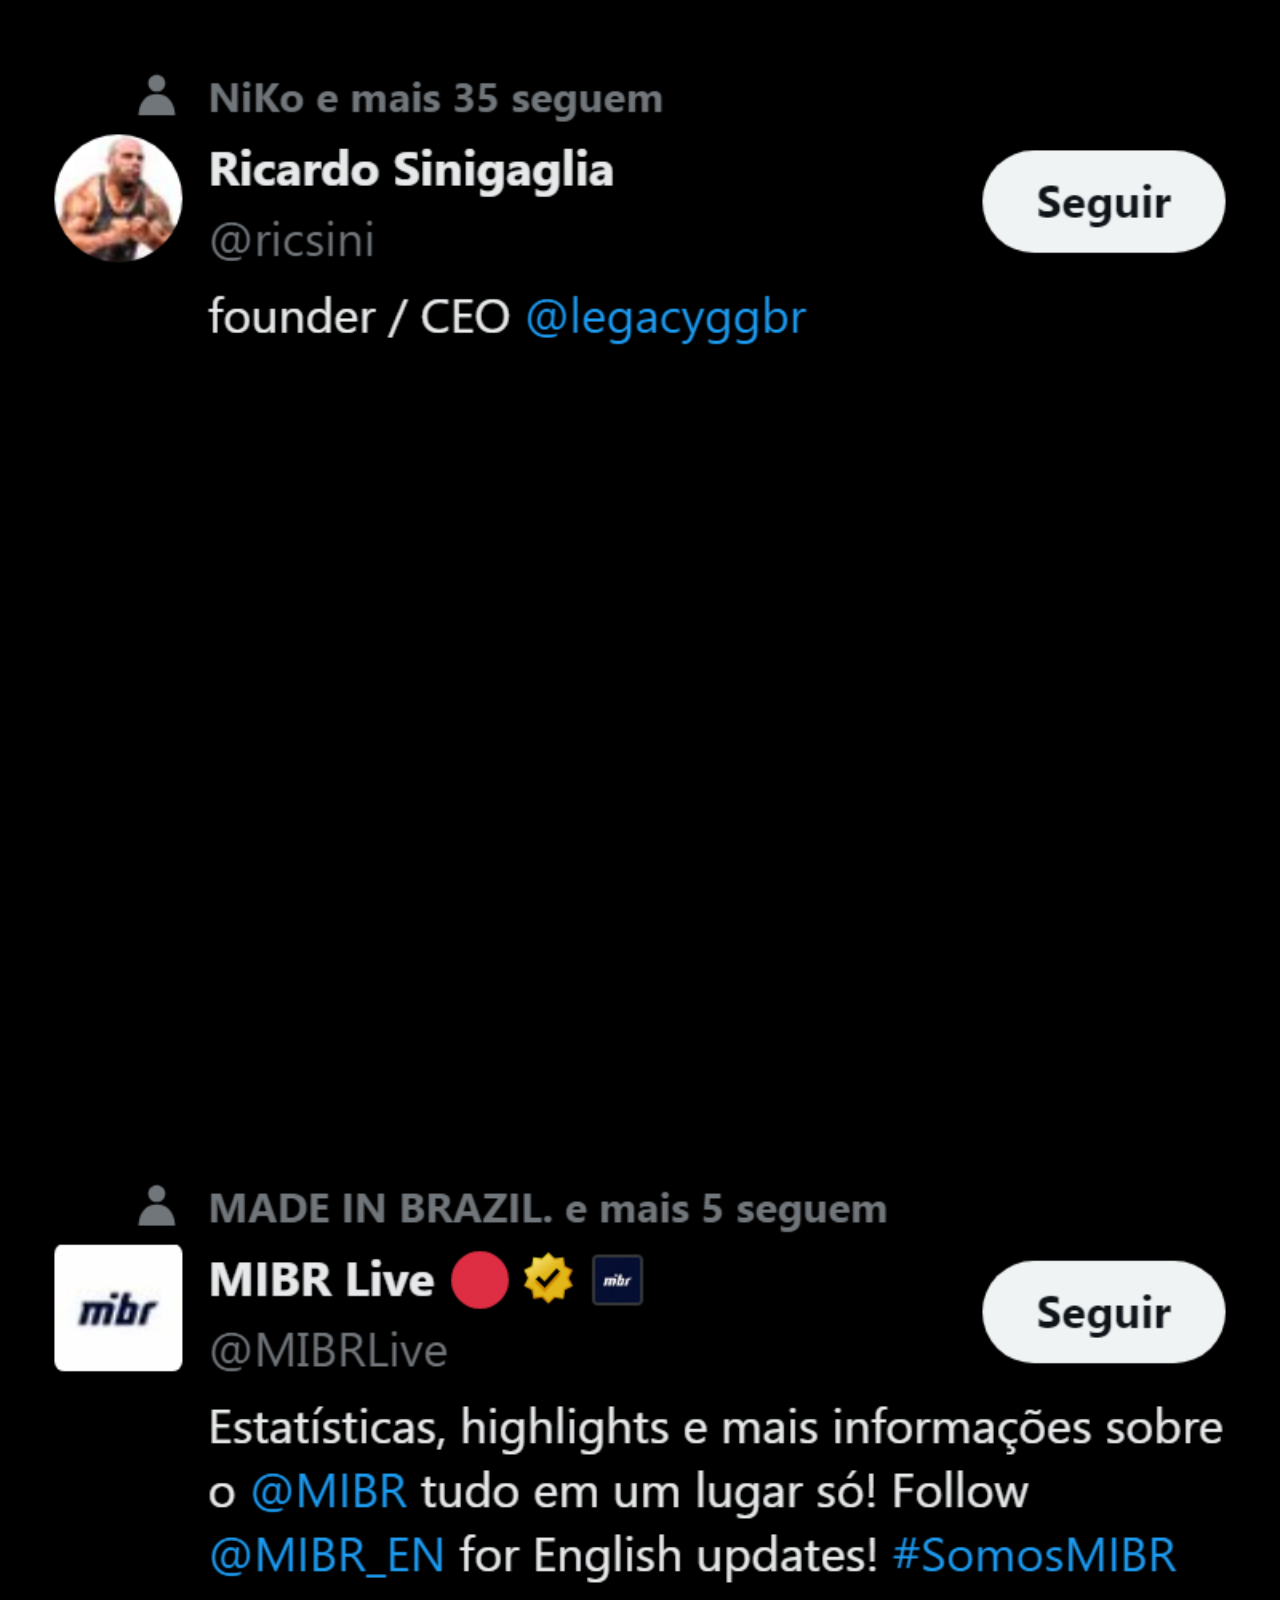
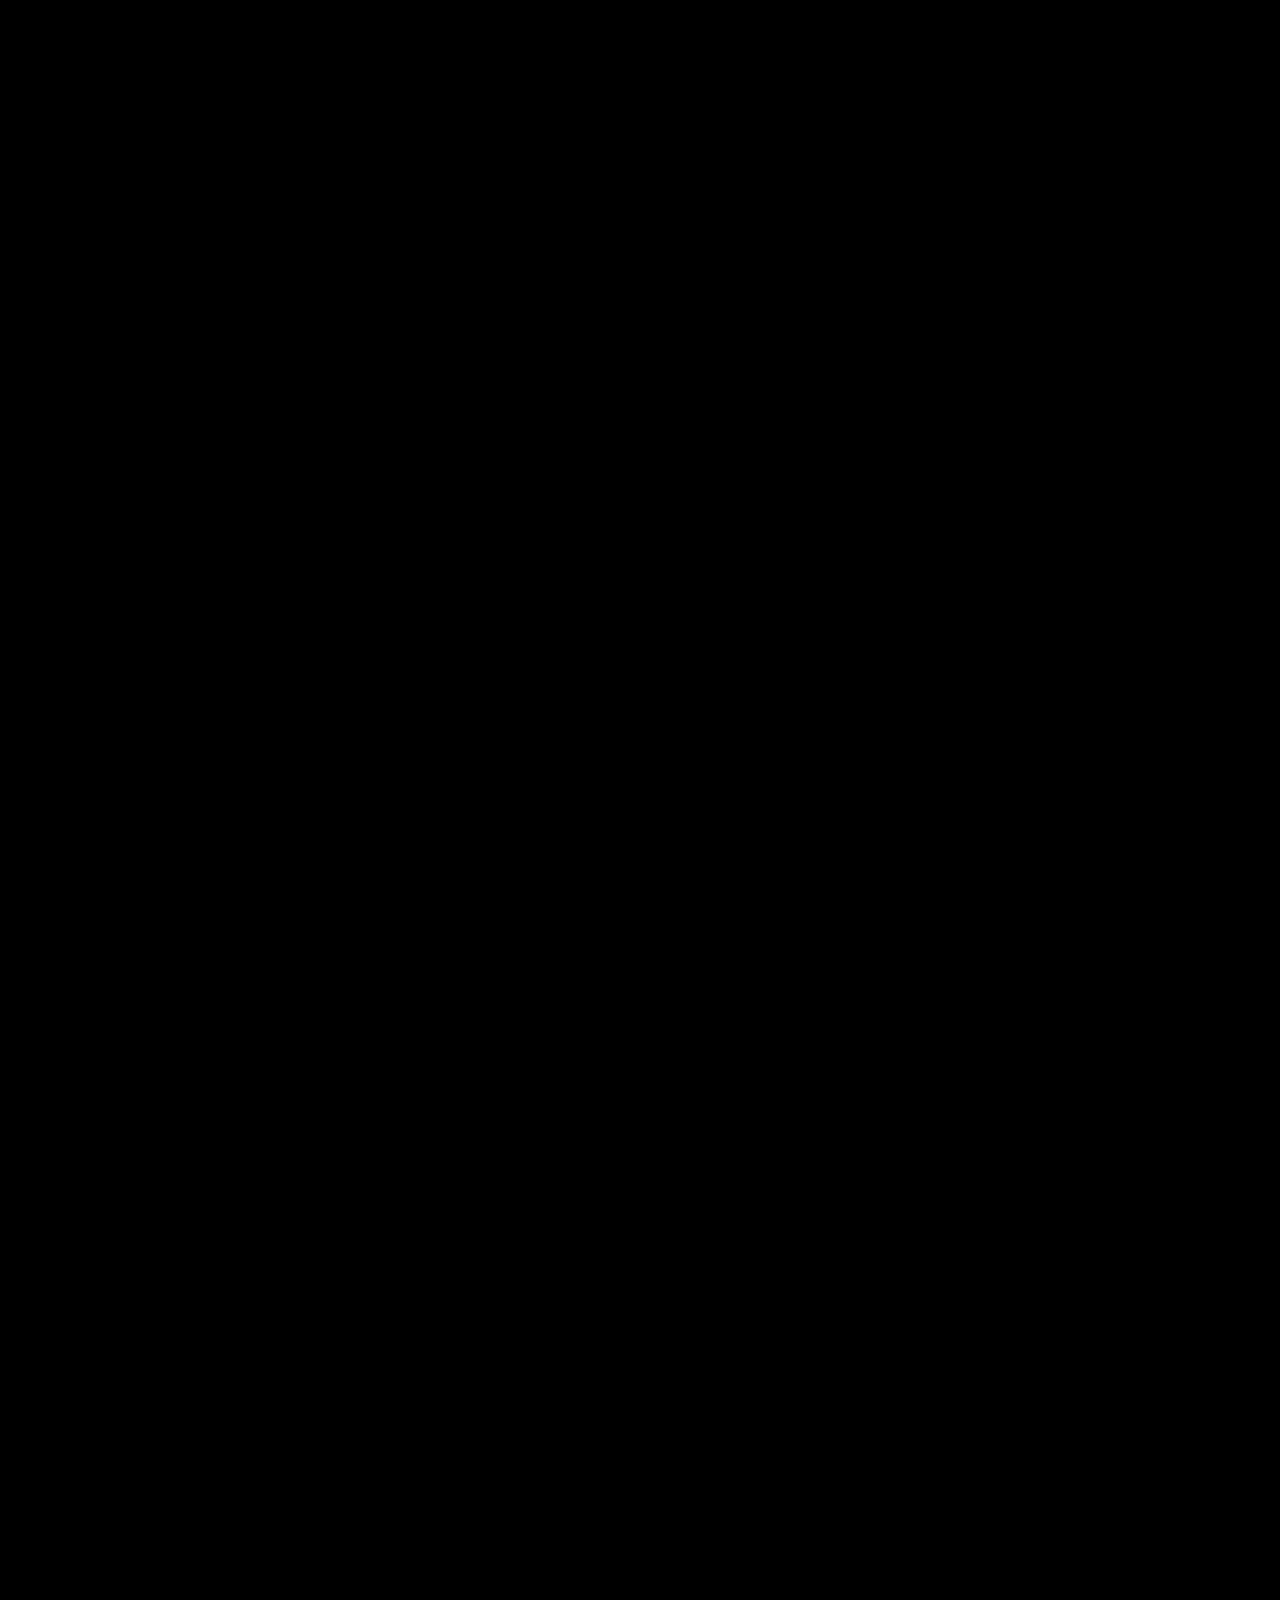
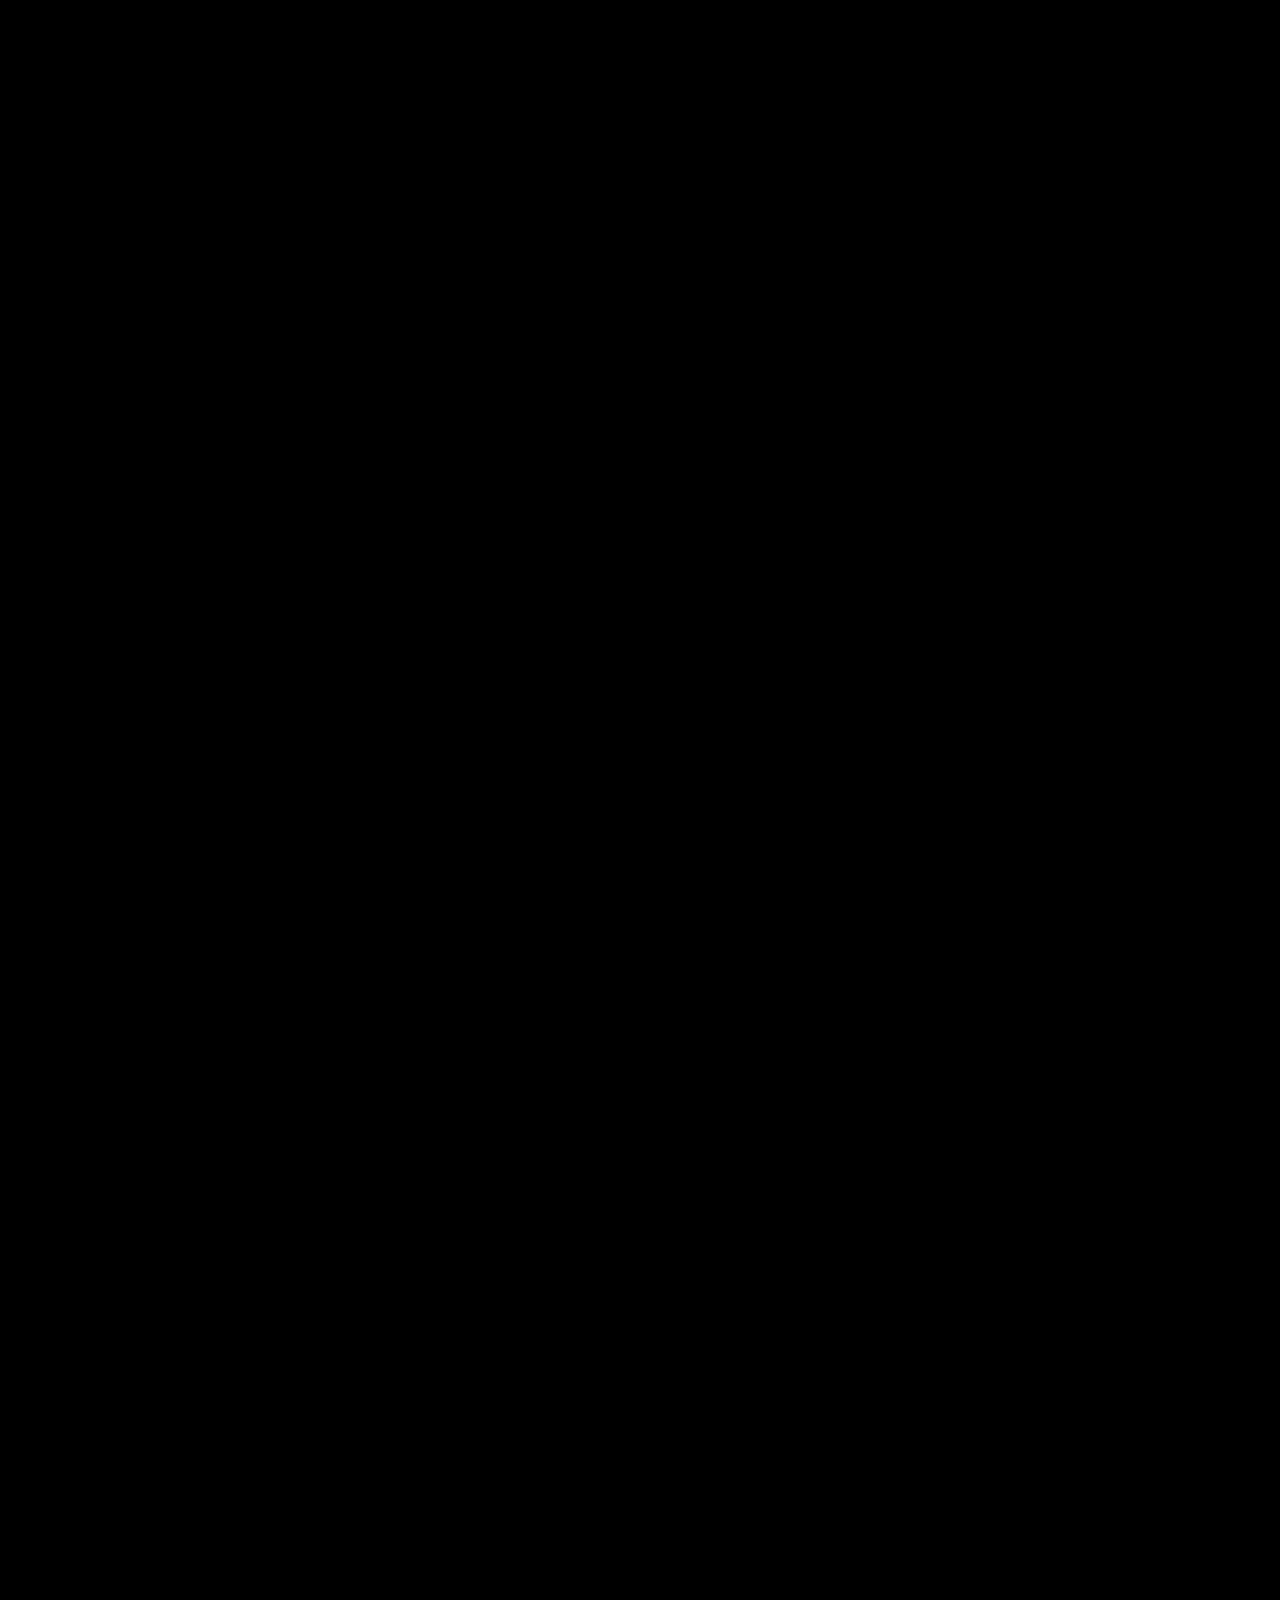
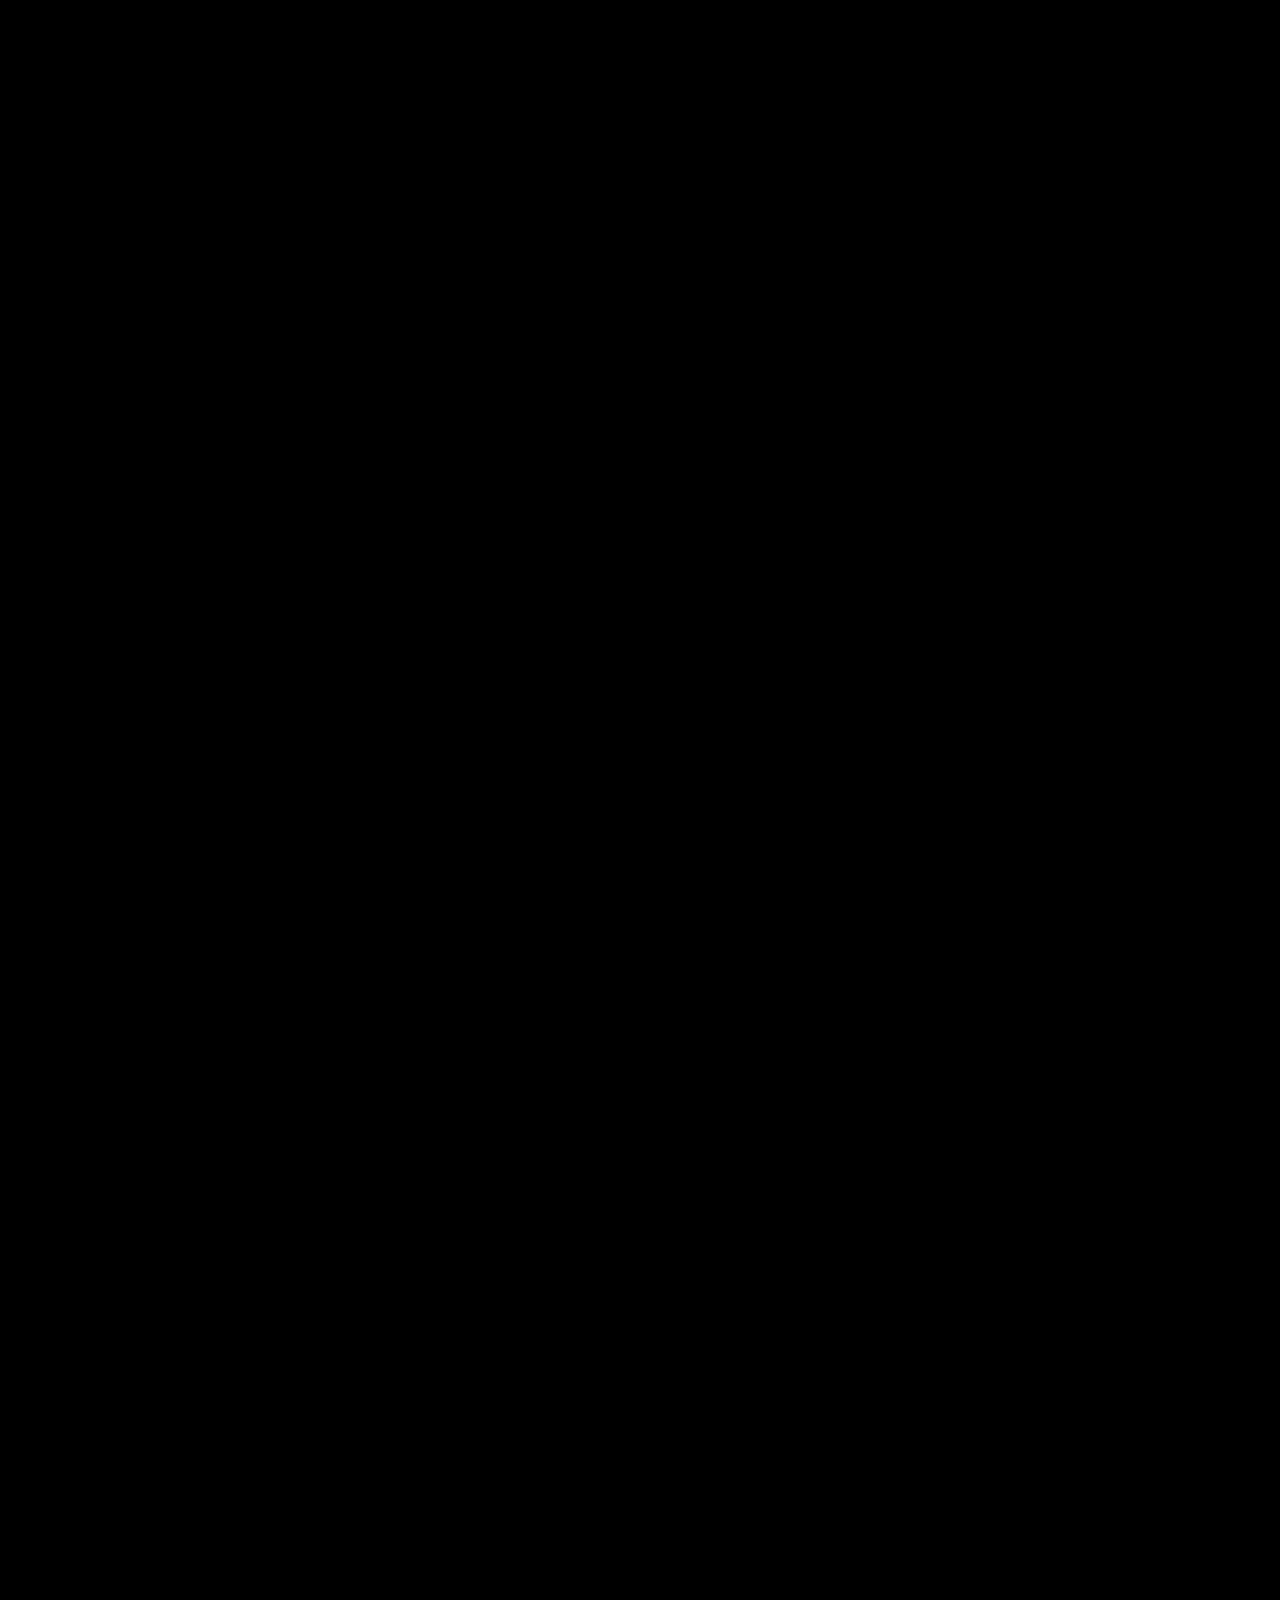
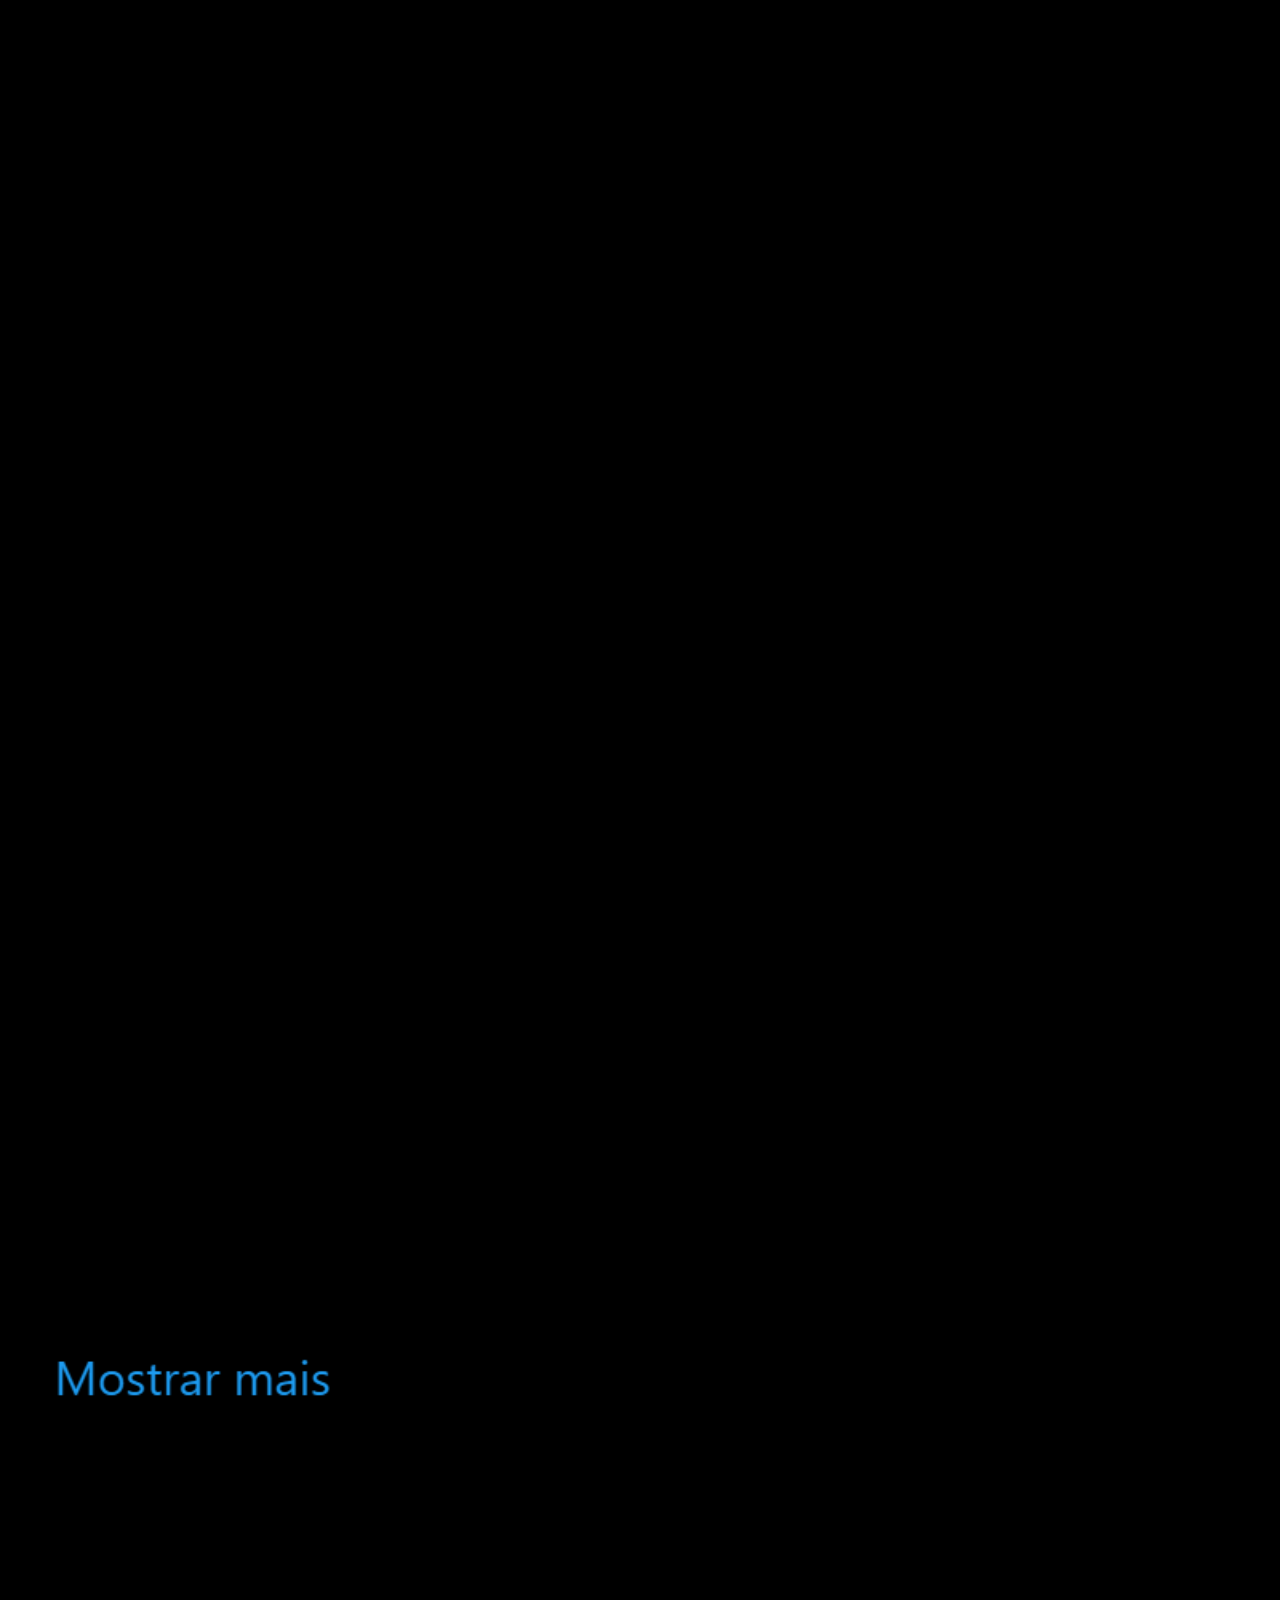
<file: twitter.html>
<!DOCTYPE html>
<html lang="pt-br">
<head>
    <meta charset="UTF-8">
    <meta name="viewport" content="width=device-width, initial-scale=1.0">
    <title>Twitter</title>
    <link rel="stylesheet" href="estilos/social.css">
</head>
<body>
    <img src="imagens/tela-twitter.png" alt="Twitter">
    <a href="https://x.com/DancruzTT" target="_blank">Acess</a>
</body>
</html>
</file>
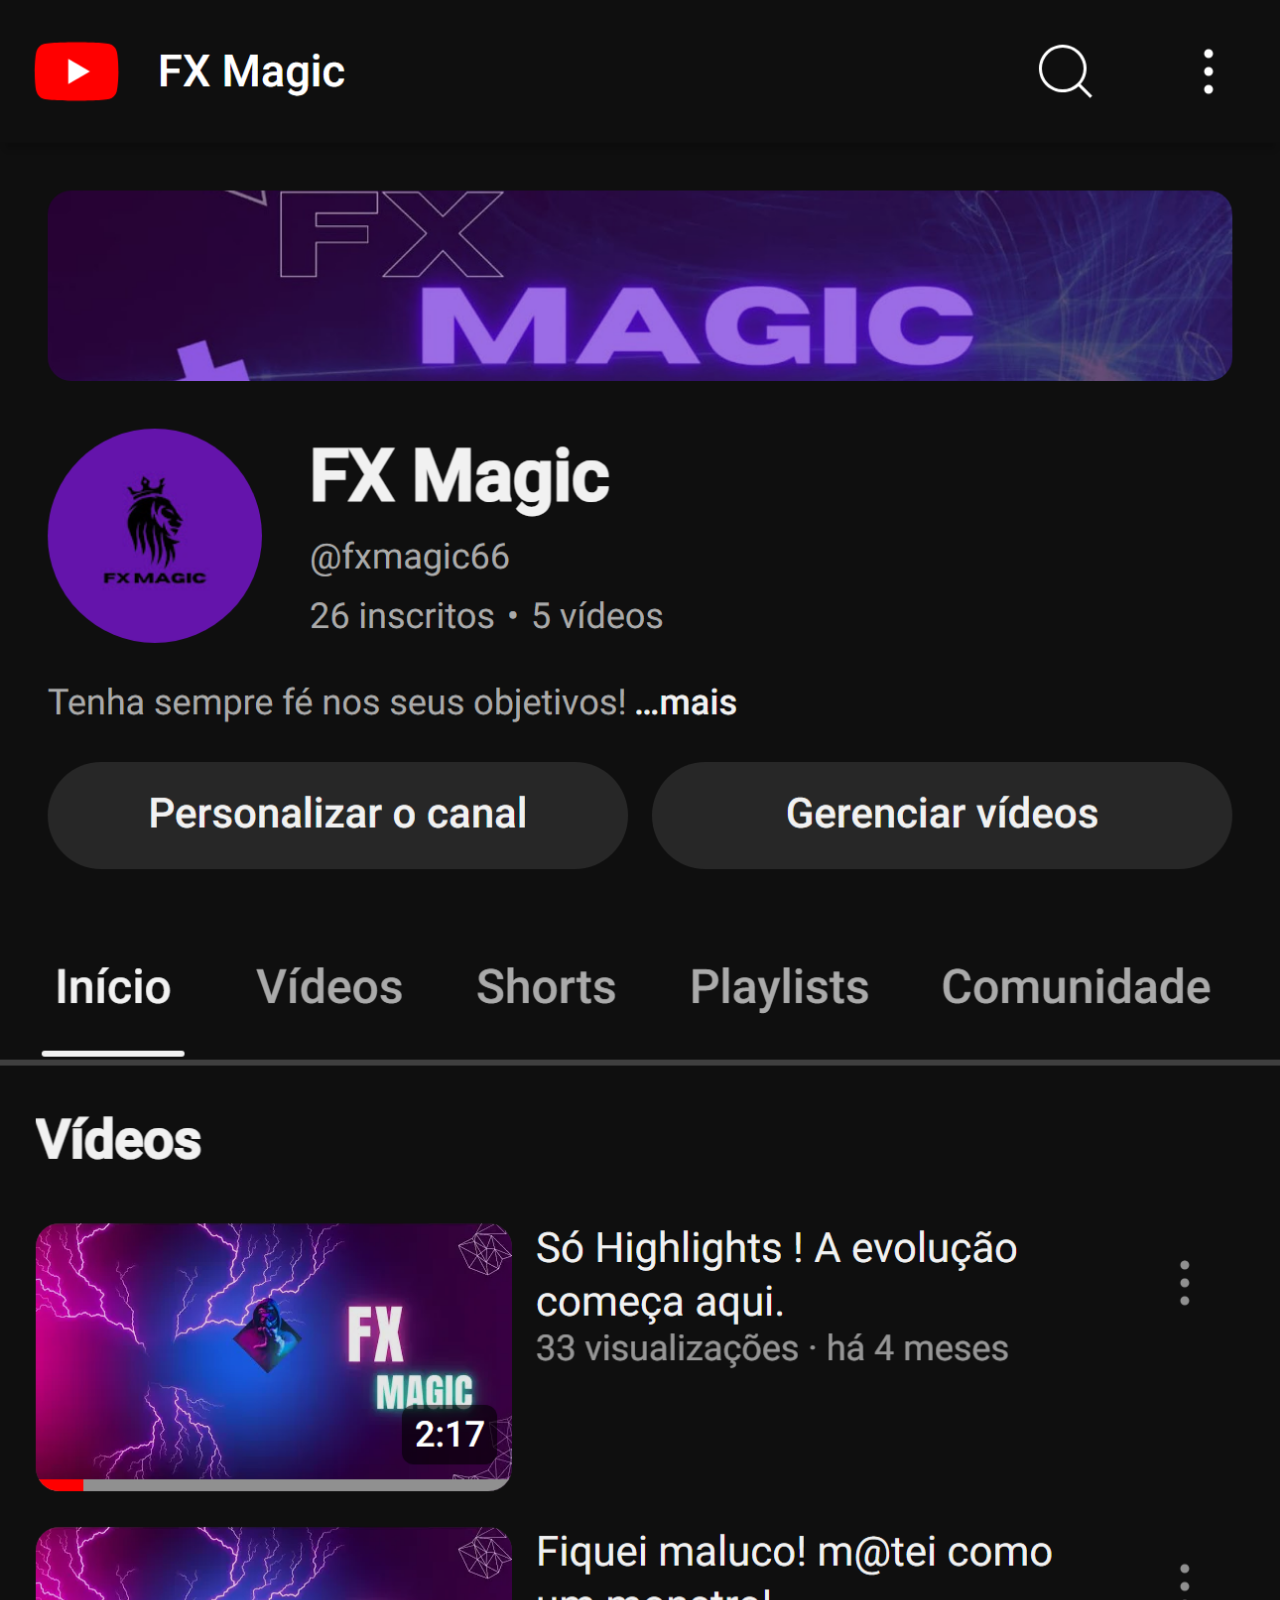
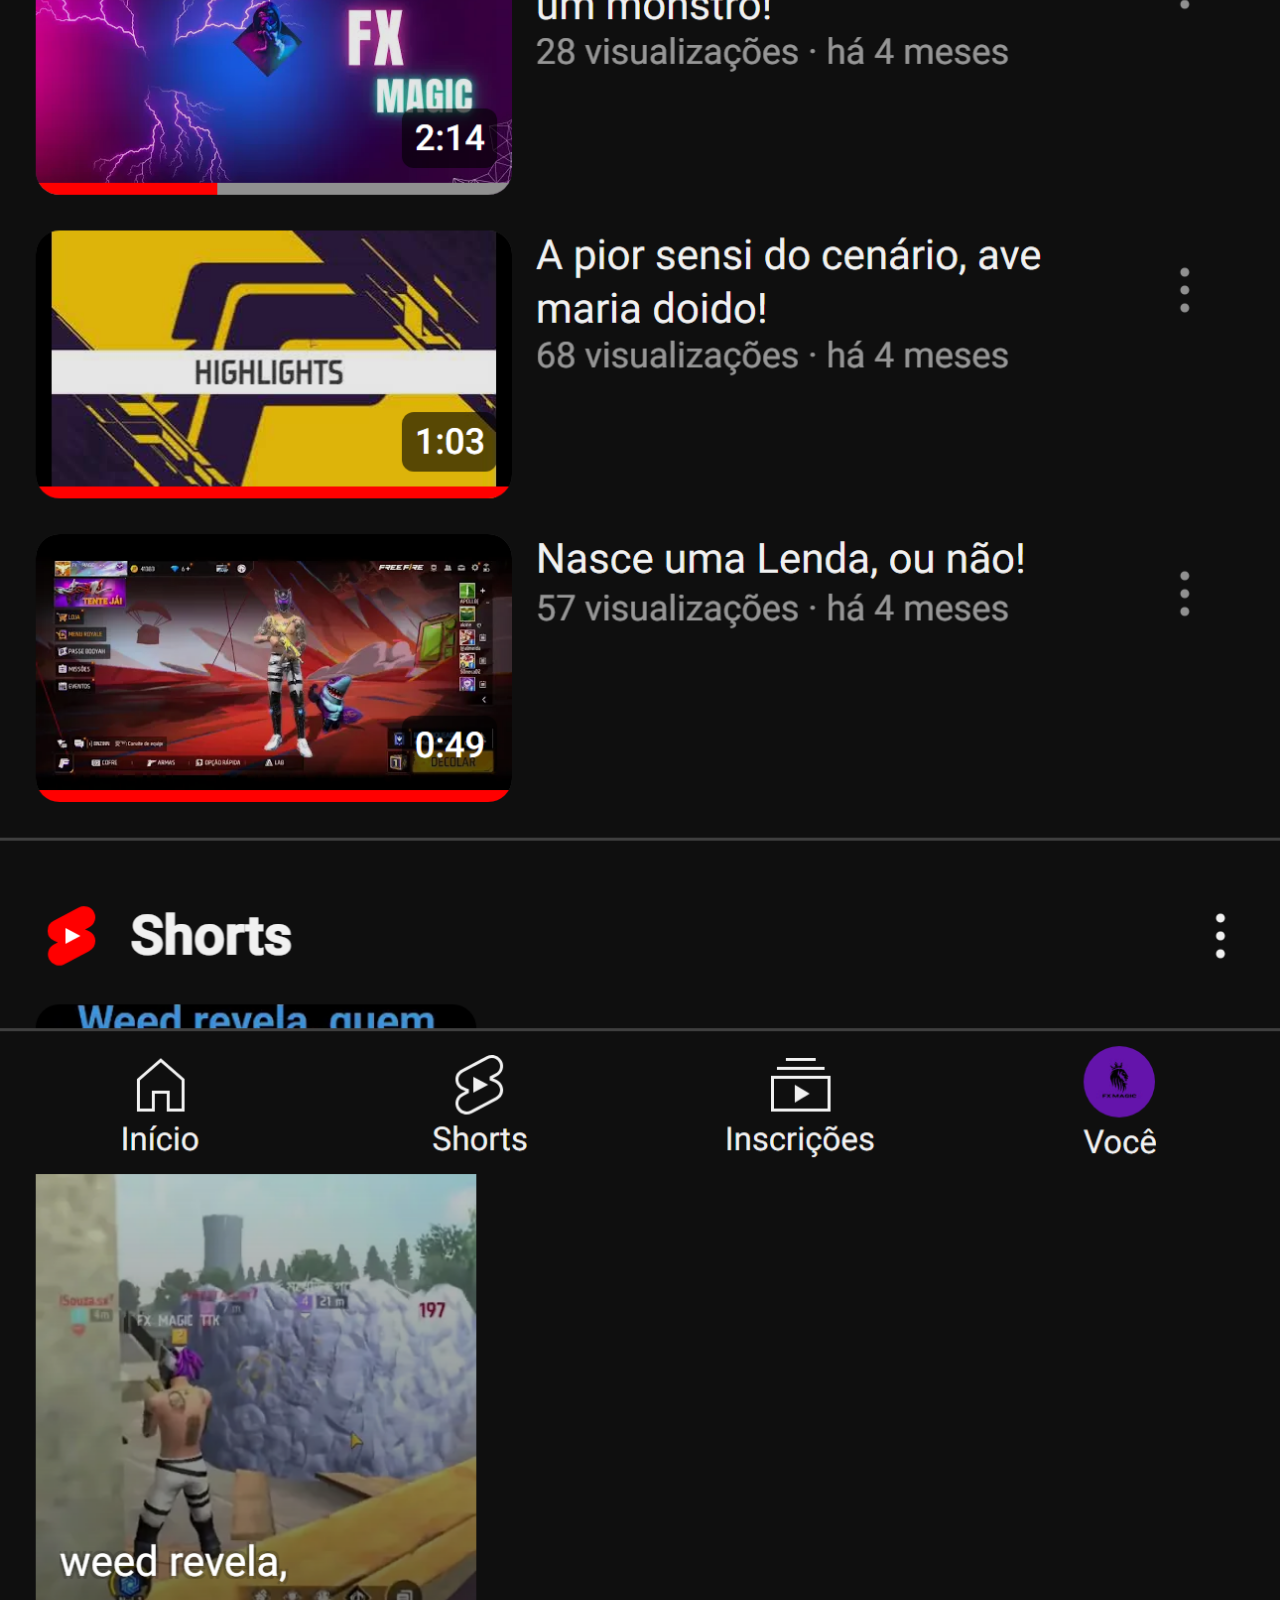
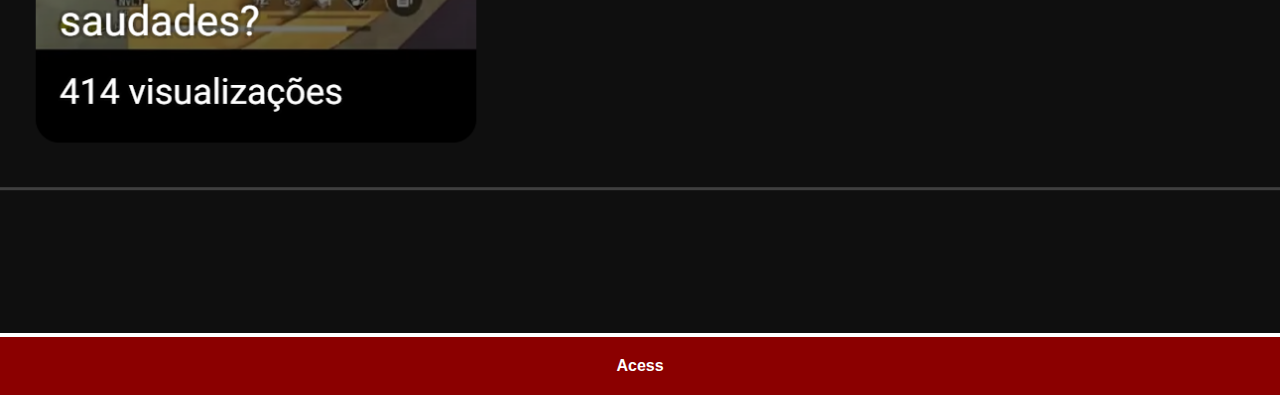
<file: youtube.html>
<!DOCTYPE html>
<html lang="pt-br">
<head>
    <meta charset="UTF-8">
    <meta name="viewport" content="width=device-width, initial-scale=1.0">
    <title>YouTube</title>
    <link rel="stylesheet" href="estilos/social.css">
</head>
<body>
    <img src="imagens/tela-youtube.png" alt="youtube">
    <a href="https://www.youtube.com/channel/UCsVKQ-HHf8YZgcjMq4UdFyA" target="_blank">Acess
    </a>
</body>
</html>
</file>
<file: estilos/style.css>
@charset "UTF-8";
*{
    margin: 0px;
    padding: 0px;
    font-family: Arial, Helvetica, sans-serif;
}

html, body{
    height: 100vh;
    width: 100vw;
    background-color: black;
}
body{
    background:url('../imagens/fundo-madeira.jpg') no-repeat top center;
    background-size: cover;
    background-attachment: fixed;
}
main{
    height: 100vh;
    position: relative;
}

section#telefone{
    top: 50%;
    left: 50%;
    height: 627px;
    transform: translate(-50%, -50%);
    width: 311px;
    position: absolute;
    background: url('../imagens/frame-iphone.png') no-repeat ;
}

iframe#tela{
    position: relative;
    top:80px;
    left: 22px;
    height:471px ;
    width:267px ;
}
#redes-sociais{
    text-align: right;
}

section#redes-sociais img{
    width: 50px;
    border-radius:50% ;
    box-shadow: 2px 2px 5px rgba(0, 0, 0, 0.61);
    margin: 5px;
    box-sizing: border-box;
}

section#redes-sociais img:hover{
    border: 2px solid rgba(255, 255, 255, 0.603);
    transform:translate(-3px ,-3px);
    box-shadow: 5px 5px 10px rgba(0, 0, 0, 0.63);
    transition: transform .2s, border 1s;

}
</file>
<file: estilos/social.css>
@charset "UTF-8";
*{
    margin: 0px;
    padding: opx;
    font-family: Arial, Helvetica, sans-serif;
}

img{
    width: 100vw;
}

::-webkit-scrollbar{
    width: 0px;
    height: 0px;
}

a{
    display: block;
    background-color: darkred;
    color: white;
    padding: 20px;
    text-align: center;
    font-weight: bolder;
    text-decoration: none;
}
</file>
